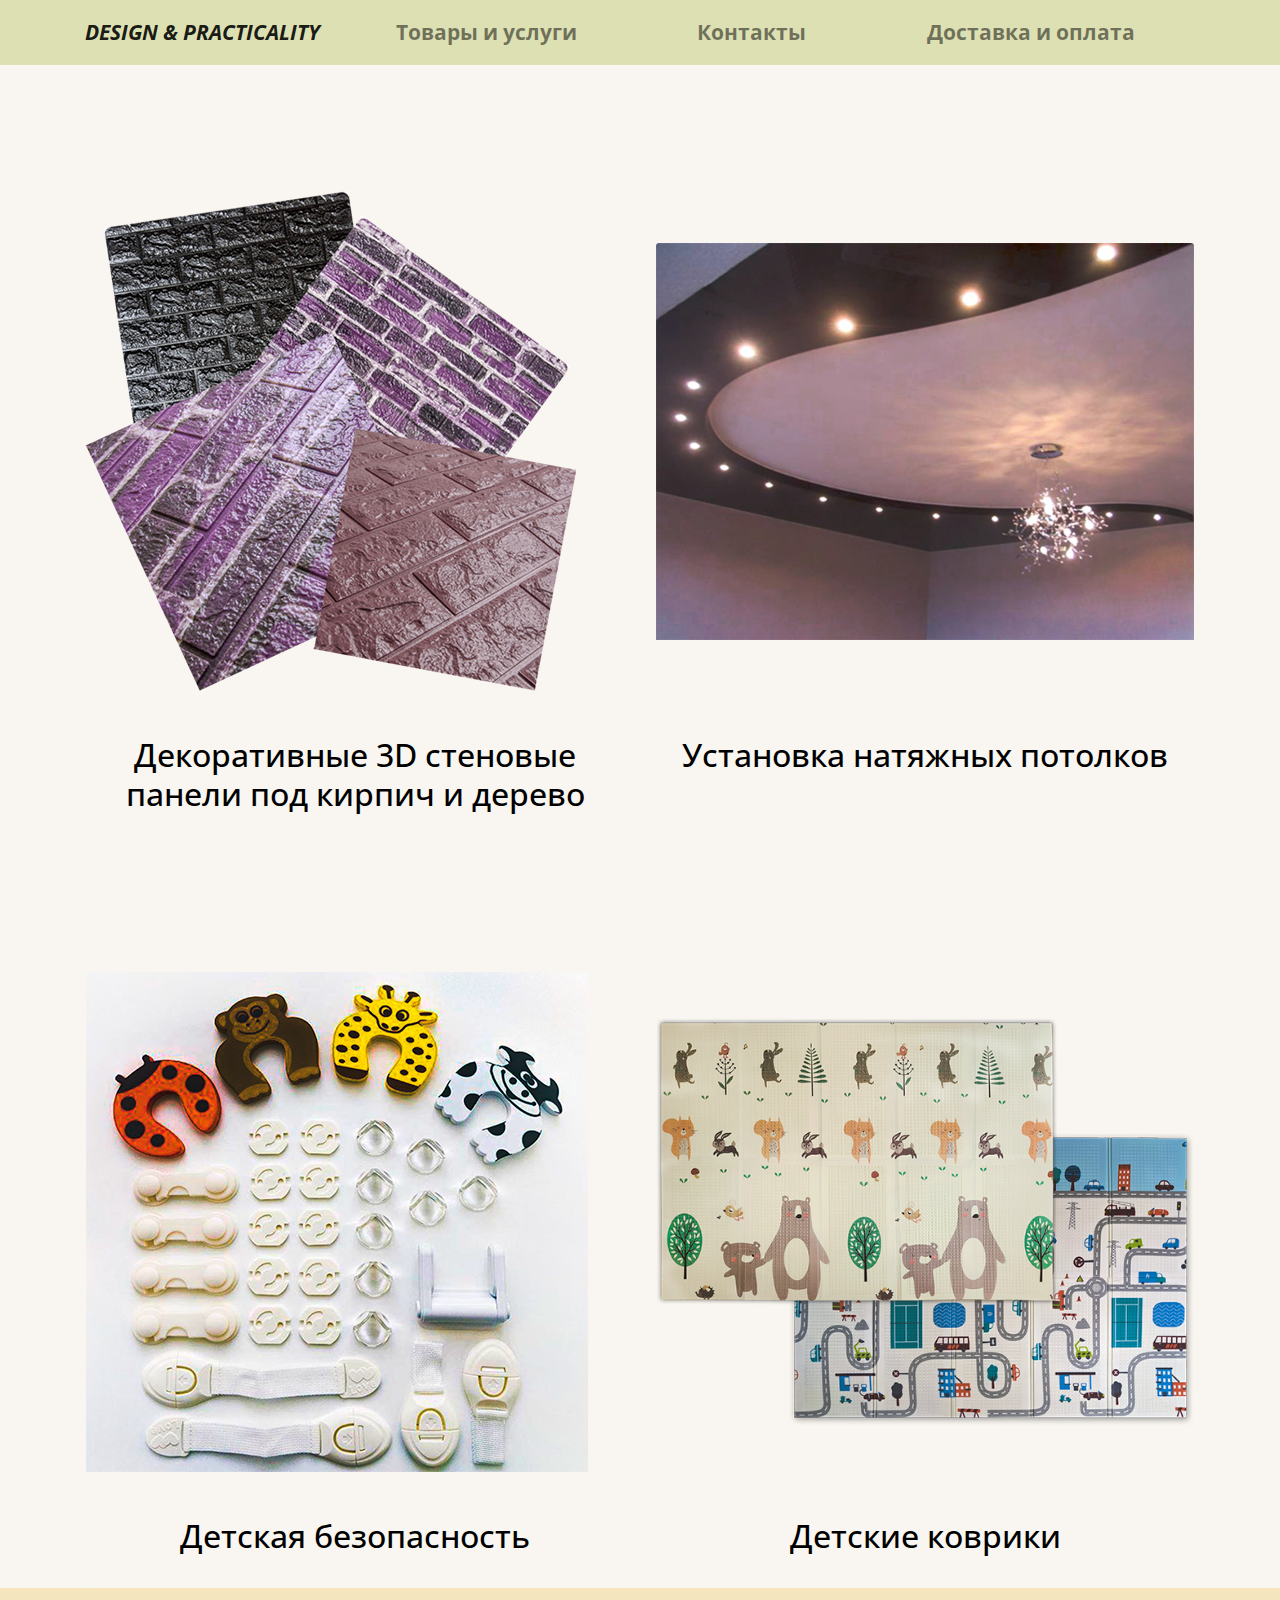
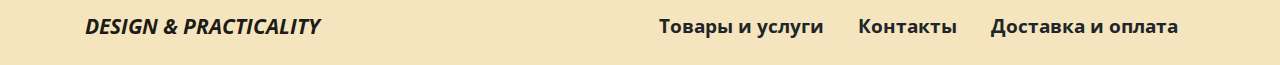
<file: index.html>
<!DOCTYPE html>
<html lang="ru">

<head>
  <meta charset="UTF-8">
  <meta name="viewport" content="width=device-width, initial-scale=1.0">
  <link rel="stylesheet" href="https://stackpath.bootstrapcdn.com/bootstrap/4.5.2/css/bootstrap.min.css" integrity="sha384-JcKb8q3iqJ61gNV9KGb8thSsNjpSL0n8PARn9HuZOnIxN0hoP+VmmDGMN5t9UJ0Z" crossorigin="anonymous">
  <script src="https://code.jquery.com/jquery-3.5.1.slim.min.js" integrity="sha384-DfXdz2htPH0lsSSs5nCTpuj/zy4C+OGpamoFVy38MVBnE+IbbVYUew+OrCXaRkfj" crossorigin="anonymous"></script>
  <script src="https://cdn.jsdelivr.net/npm/popper.js@1.16.1/dist/umd/popper.min.js" integrity="sha384-9/reFTGAW83EW2RDu2S0VKaIzap3H66lZH81PoYlFhbGU+6BZp6G7niu735Sk7lN" crossorigin="anonymous"></script>
  <script src="https://stackpath.bootstrapcdn.com/bootstrap/4.5.2/js/bootstrap.min.js" integrity="sha384-B4gt1jrGC7Jh4AgTPSdUtOBvfO8shuf57BaghqFfPlYxofvL8/KUEfYiJOMMV+rV" crossorigin="anonymous"></script>
  <link rel="stylesheet" href="css/style.css">
  <title>Самоклеящиеся 3D панели. Детские термо-коврики.</title>
</head>

<body id = "main">
  <header>
    <nav class="navbar navbar-light navbar-expand-lg ">
      <div class="container">
        <a class="navbar-brand" href="#">DESIGN & PRACTICALITY</a>
        <button class="gamburger navbar-toggler float-sm-right" type="button" data-toggle="collapse" data-target="#navbarNavDropdown">
          <span class="burger"></span>
          <span class="burger"></span>
          <span class="burger"></span>
        </button>
        <div class="collapse navbar-collapse text-right" id="navbarNavDropdown">
          <ul class="navbar-nav w-100 justify-content-around">
            <li class="nav-item">
              <a class="nav-link btn" id="prodact" href="#">Товары и услуги<span class="sr-only">(current)</span></a>
            </li>
            <li class="nav-item">
              <a class="nav-link btn" data-toggle="modal" data-target="#exampleModalCenter" href="#">Контакты</a>
            </li>
            <li class="nav-item">
              <a class="nav-link btn" href="delivery.html">Доставка и оплата</a>
            </li>
          </ul>
        </div>
    </nav>
    <div class="modal fade" id="exampleModalCenter" tabindex="-1" role="dialog" aria-labelledby="exampleModalCenterTitle" aria-hidden="true">
      <div class="modal-dialog modal-dialog-centered" role="document">
        <div class="modal-content">
          <div class="modal-header">
            <h5 class="modal-title" id="exampleModalLongTitle">Контакты</h5>
            <button type="button" class="close" data-dismiss="modal" aria-label="Close">
              <span aria-hidden="true">&times;</span>
            </button>
          </div>
          <div class="modal-body">
            <address>
              <p><b>+38(098)869-00-71 <em>(Viber)(telegram)</em></b> </p>
              <p><a href="#"><b>bees127@ukr.net</b></a></p>
            </address>
          </div>
          <div class="modal-footer">
            <button type="button" class="btn btn-secondary" data-dismiss="modal">Закрыть</button>
          </div>
        </div>
      </div>
    </div>
    </div>
  </header>
  <section>
    <div class="container">
      <div class="row row-cols-1 row-cols-md-2 ">
        <div class="col mt-100 ">
          <div class="card w-100 fs_2rem">
            <div class="mh-550 d-flex align-items-center b-g_block">
              <a href="#"><img src="image/panel.png" class="card-img-top" alt="Самоклеящиеся 3D панели"></a>
            </div>
            <div class="card-body b-g_block">
              <h2 class="card-title text-center"><a href="#">Декоративные 3D стеновые панели под кирпич и дерево</a></h2>
            </div>
          </div>
        </div>
        <div class="col mt-100">
          <div class="card w-100 fs_2rem">
            <div class="mh-550  d-flex align-items-center b-g_block">
              <a href="#"><img src="image/ceiling.png" class="card-img-top" alt="Самоклеящиеся 3D панели"></a>
            </div>
            <div class="card-body b-g_block">
              <h2 class="card-title text-center"><a href="#">Установка натяжных потолков</a></h2>
            </div>
          </div>
        </div>
        <div class="col mt-100 ">
          <div class="card w-100 fs_2rem">
            <div class="mh-550 d-flex align-items-center b-g_block">
              <a href="safety.html#safety"><img src="image/child_safety.png" class="card-img-top b-g_block" alt="Самоклеящиеся 3D панели"></a>
            </div>
            <div class="card-body b-g_block">
              <h2 class="card-title text-center"><a href="safety.html#safety">Детская безопасность</a></h2>
            </div>
          </div>
        </div>
        <div class="col mt-100 ">
          <div class="card w-100 fs_2rem;">
            <div class="mh-550  d-flex align-items-center b-g_block">
              <a href="mat.html#mat"><img src="image/mat.png" class="w-100" alt="Самоклеящиеся 3D панели"></a>
            </div>
            <div class="card-body b-g_block">
              <h2 class="card-title text-center"><a href="mat.html#mat">Детские коврики</a></h2>
            </div>
          </div>
        </div>
      </div>
    </div>
  </section>
  <footer>
    <div class="container navbar-light d-flex justify-content-between align-items-center">
      <a class="navbar-brand" href="#">DESIGN & PRACTICALITY</a>
      <ul class="nav justify-content-end d-none d-lg-flex">
        <li class="nav-item">
          <a class="nav-link btn" href="#">Товары и услуги</a>
        </li>
        <li class="nav-item">
          <a class="nav-link btn" data-toggle="modal" data-target="#exampleModalCenter" href="#">Контакты</a>
        </li>
        <li class="nav-item">
          <a class="nav-link btn" href="delivery.html">Доставка и оплата</a>
        </li>
      </ul>
    </div>
  </footer>
  <script>
    $('.gamburger').click(function() {
      $('span.burger:nth-child(1)').toggleClass('first');
      $('span.burger:nth-child(2)').toggleClass('middle');
      $('span.burger:nth-child(3)').toggleClass('last');
    });
  </script>
</body>

</html>
</file>
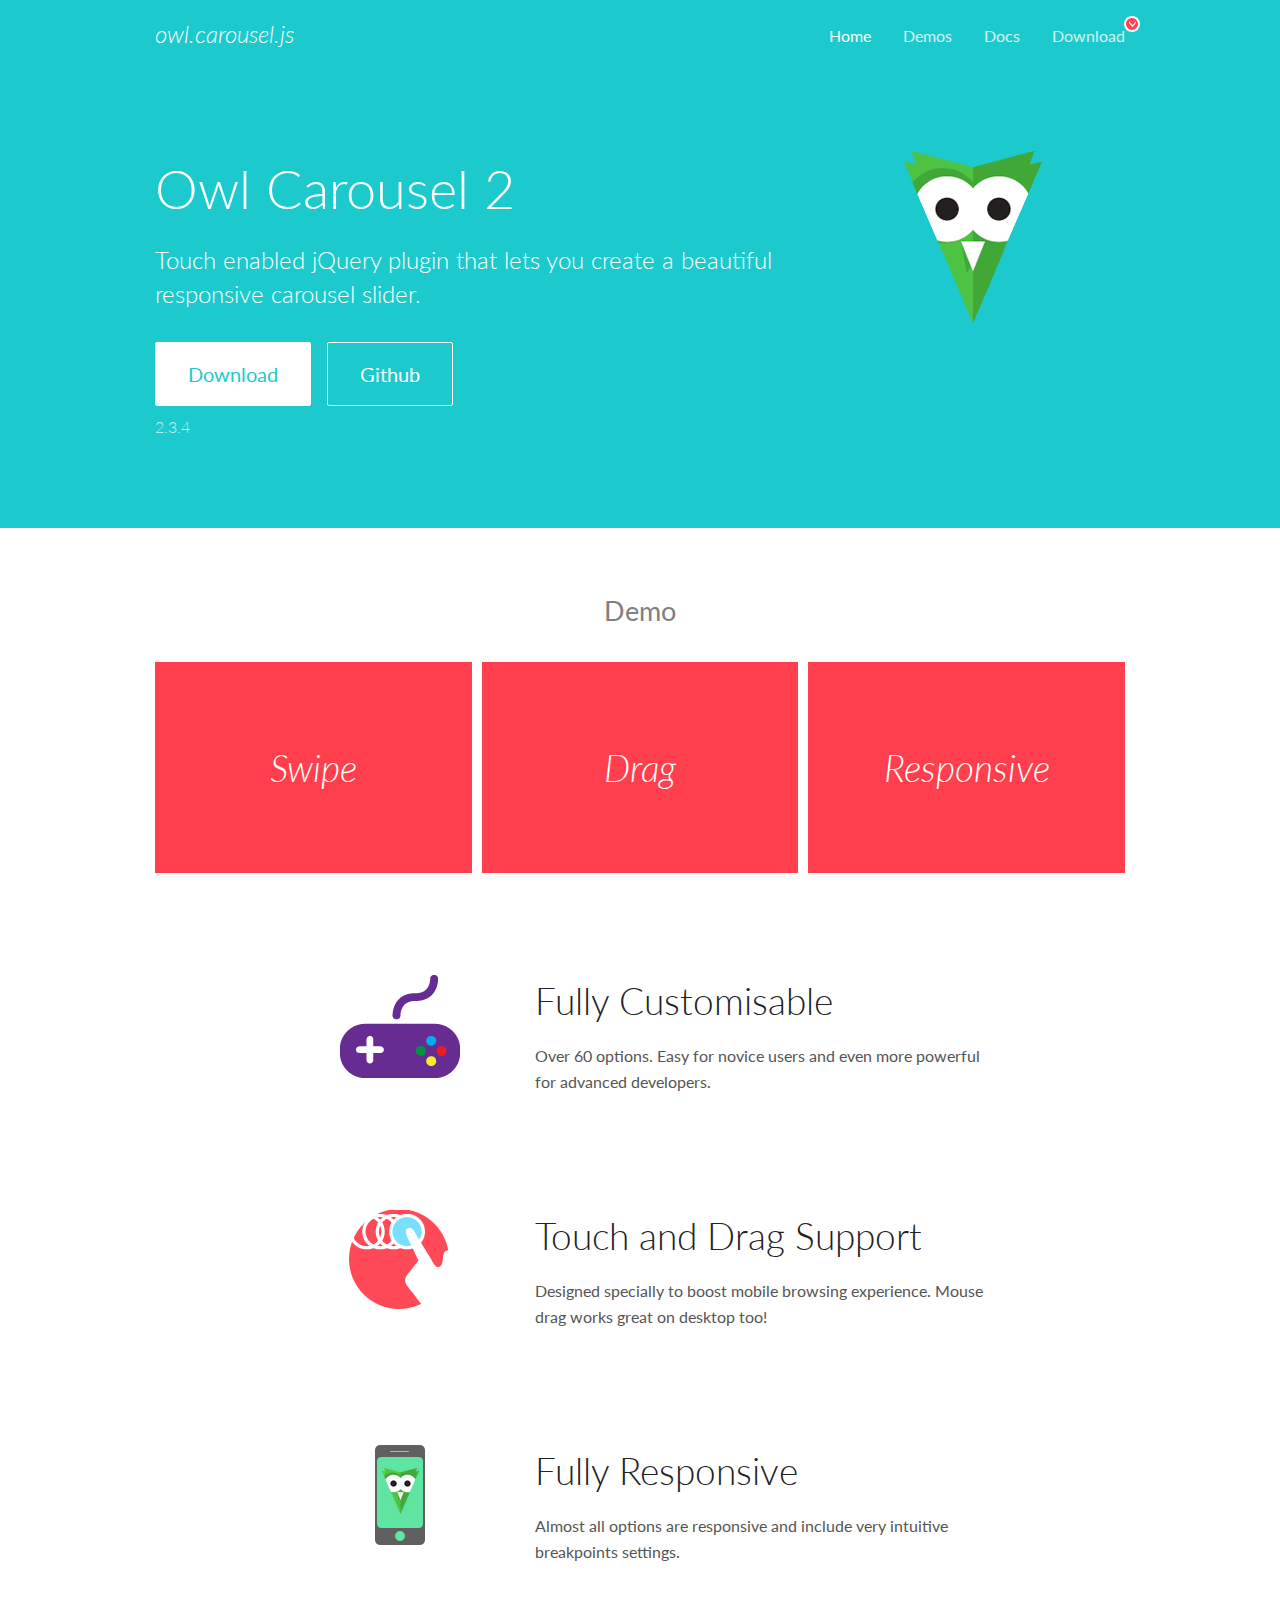
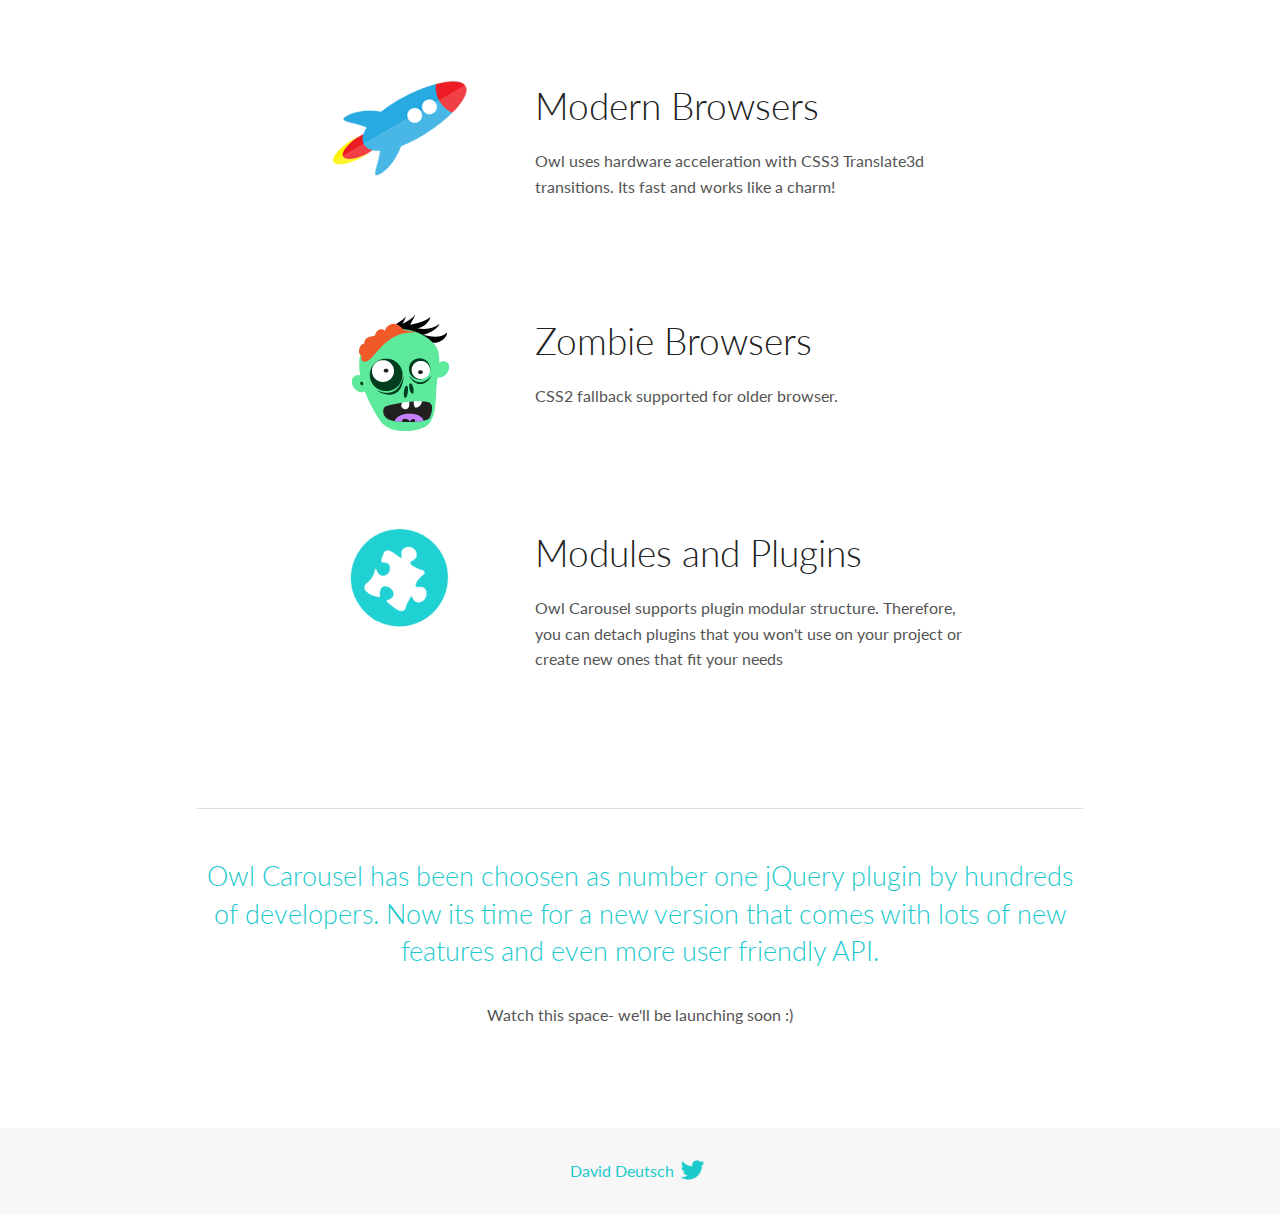
<file: OwlCarousel2-2.3.4/OwlCarousel2-2.3.4/docs/index.html>
<!DOCTYPE html>
<html lang="en">
  <head>

    <!-- head -->
    <meta charset="utf-8">
    <meta name="msapplication-tap-highlight" content="no" />
    <meta name="viewport" content="width=device-width, initial-scale=1.0" />
    <meta name="description" content="Touch enabled jQuery plugin that lets you create beautiful responsive carousel slider.">
    <meta name="author" content="David Deutsch">
    <title>
      Home | Owl Carousel | 2.3.4
    </title>

    <!-- Stylesheets -->
    <link href='https://fonts.googleapis.com/css?family=Lato:300,400,700,400italic,300italic' rel='stylesheet' type='text/css'>
    <link rel="stylesheet" href="assets/css/docs.theme.min.css">

    <!-- Owl Stylesheets -->
    <link rel="stylesheet" href="assets/owlcarousel/assets/owl.carousel.min.css">
    <link rel="stylesheet" href="assets/owlcarousel/assets/owl.theme.default.min.css">

    <!-- HTML5 shim and Respond.js IE8 support of HTML5 elements and media queries -->

    <!--[if lt IE 9]>
      <script src="https://oss.maxcdn.com/libs/html5shiv/3.7.0/html5shiv.js"></script>
      <script src="https://oss.maxcdn.com/libs/respond.js/1.3.0/respond.min.js"></script>
    <![endif]-->

    <!-- Favicons -->
    <link rel="apple-touch-icon-precomposed" sizes="144x144" href="assets/ico/apple-touch-icon-144-precomposed.png">
    <link rel="shortcut icon" href="assets/ico/favicon.png">
    <link rel="shortcut icon" href="favicon.ico">

    <!-- Yeah i know js should not be in header. Its required for demos.-->

    <!-- javascript -->
    <script src="assets/vendors/jquery.min.js"></script>
    <script src="assets/owlcarousel/owl.carousel.js"></script>
  </head>
  <body>

    <!-- header -->
    <header class="header">
      <div class="row">
        <div class="large-12 columns">
          <div class="brand left">
            <h3>
              <a href="/OwlCarousel2/">owl.carousel.js</a> 
            </h3>
          </div>
          <a id="toggle-nav" class="right">
            <span></span> <span></span> <span></span> 
          </a> 
          <div class="nav-bar">
            <ul class="clearfix">
              <li class="active">
                <a href="/OwlCarousel2/index.html">Home</a> 
              </li>
              <li> <a href="/OwlCarousel2/demos/demos.html">Demos</a>  </li>
              <li> <a href="/OwlCarousel2/docs/started-welcome.html">Docs</a>  </li>
              <li>
                <a href="https://github.com/OwlCarousel2/OwlCarousel2/archive/2.3.4.zip">Download</a> 
                <span class="download"></span> 
              </li>
            </ul>
          </div>
        </div>
      </div>
    </header>

    <!-- home panel -->
    <section id="hero">
      <div class="row">
        <div class="large-8 medium-8 columns">
          <h1>Owl Carousel 2</h1>
          <h4>Touch enabled jQuery plugin that lets you create a beautiful responsive carousel slider.</h4>
          <a href="https://github.com/OwlCarousel2/OwlCarousel2/archive/2.3.4.zip" class="hero-button">Download</a> 
          <a href="https://github.com/OwlCarousel2/OwlCarousel2" class="hero-button outline">Github</a> 
          <p>2.3.4</p>
        </div>
        <div class="large-4 medium-4 columns">
          <img class="owl-logo" src="assets/img/owl-logo.png" alt="mr. Owl">
        </div>
      </div>
    </section>

    <!-- body -->
    <div class="home-demo">
      <div class="row">
        <div class="large-12 columns">
          <h3>Demo</h3>
          <div class="owl-carousel">
            <div class="item">
              <h2>Swipe</h2>
            </div>
            <div class="item">
              <h2>Drag</h2>
            </div>
            <div class="item">
              <h2>Responsive</h2>
            </div>
            <div class="item">
              <h2>CSS3</h2>
            </div>
            <div class="item">
              <h2>Fast</h2>
            </div>
            <div class="item">
              <h2>Easy</h2>
            </div>
            <div class="item">
              <h2>Free</h2>
            </div>
            <div class="item">
              <h2>Upgradable</h2>
            </div>
            <div class="item">
              <h2>Tons of options</h2>
            </div>
            <div class="item">
              <h2>Infinity</h2>
            </div>
            <div class="item">
              <h2>Auto Width</h2>
            </div>
          </div>
        </div>
      </div>
    </div>
    <script>
      var owl = $('.owl-carousel');
      owl.owlCarousel({
        margin: 10,
        loop: true,
        responsive: {
          0: {
            items: 1
          },
          600: {
            items: 2
          },
          1000: {
            items: 3
          }
        }
      })
    </script>

    <!-- features -->
    <div id="features">
      <div class="row">
        <div class="small-12 medium-9 small-centered columns">
          <section class="row feature">
            <div class="medium-4 small-12 columns">
              <img src="assets/img/feature-options.png" alt="">
            </div>
            <div class="medium-8 small-12 columns">
              <h2>Fully Customisable</h2>
              <p>Over 60 options. Easy for novice users and even more powerful for advanced developers.</p>
            </div>
          </section>
          <section class="row feature">
            <div class="medium-4 small-12 columns">
              <img src="assets/img/feature-drag.png" alt="">
            </div>
            <div class="medium-8 small-12 columns">
              <h2>Touch and Drag Support</h2>
              <p>Designed specially to boost mobile browsing experience. Mouse drag works great on desktop too!</p>
            </div>
          </section>
          <section class="row feature">
            <div class="medium-4 small-12 columns">
              <img src="assets/img/feature-responsive.png" alt="">
            </div>
            <div class="medium-8 small-12 columns">
              <h2>Fully Responsive</h2>
              <p>Almost all options are responsive and include very intuitive breakpoints settings.</p>
            </div>
          </section>
          <section class="row feature">
            <div class="medium-4 small-12 columns">
              <img src="assets/img/feature-modern.png" alt="">
            </div>
            <div class="medium-8 small-12 columns">
              <h2>Modern Browsers</h2>
              <p>Owl uses hardware acceleration with CSS3 Translate3d transitions. Its fast and works like a charm! </p>
            </div>
          </section>
          <section class="row feature">
            <div class="medium-4 small-12 columns">
              <img src="assets/img/feature-zombie.png" alt="">
            </div>
            <div class="medium-8 small-12 columns">
              <h2>Zombie Browsers</h2>
              <p>CSS2 fallback supported for older browser.</p>
            </div>
          </section>
          <section class="row feature">
            <div class="medium-4 small-12 columns">
              <img src="assets/img/feature-module.png" alt="">
            </div>
            <div class="medium-8 small-12 columns">
              <h2>Modules and Plugins</h2>
              <p>Owl Carousel supports plugin modular structure. Therefore, you can detach plugins that you won&#x27;t use on your project or create new ones that fit your needs</p>
            </div>
          </section>
        </div>
      </div>
    </div>

    <!-- footer -->
    <section id="teaser-text">
      <div class="row">
        <div class="small-12 medium-11 small-centered columns">
          <hr>
          <h3 id="owl-carousel-has-been-choosen-as-number-one-jquery-plugin-by-hundreds-of-developers-now-its-time-for-a-new-version-that-comes-with-lots-of-new-features-and-even-more-user-friendly-api-">Owl Carousel has been choosen as number one jQuery plugin by hundreds of developers. Now its time for a new version that comes with lots of new features and even more user friendly API.</h3>
          <p>Watch this space- we&#39;ll be launching soon :)</p>
        </div>
      </div>
    </section>

    <!-- footer -->
    <footer class="footer">
      <div class="row">
        <div class="large-12 columns">
          <h5>
            <a href="/OwlCarousel2/docs/support-contact.html">David Deutsch</a> 
            <a id="custom-tweet-button" href="https://twitter.com/share?url=https://github.com/OwlCarousel2/OwlCarousel2&text=Owl Carousel - This is so awesome! " target="_blank"></a> 
          </h5>
        </div>
      </div>
    </footer>

    <!-- vendors -->
    <script src="assets/vendors/highlight.js"></script>
    <script src="assets/js/app.js"></script>
  </body>
</html>
</file>
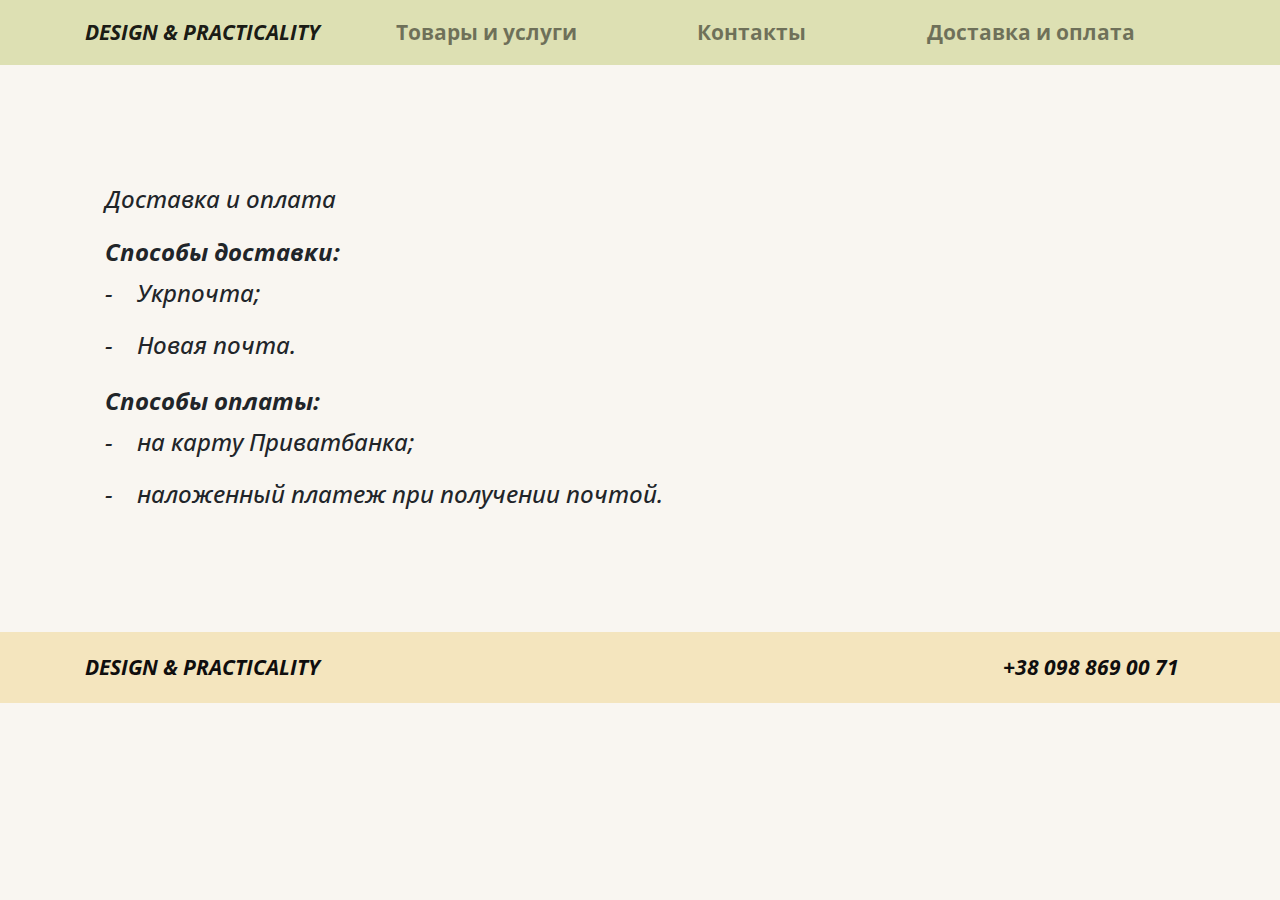
<file: delivery.html>
<!DOCTYPE html>
<html lang="ru">

<head>
  <meta charset="UTF-8">
  <meta name="viewport" content="width=device-width, initial-scale=1.0">
  <link rel="stylesheet" href="https://stackpath.bootstrapcdn.com/bootstrap/4.5.2/css/bootstrap.min.css" integrity="sha384-JcKb8q3iqJ61gNV9KGb8thSsNjpSL0n8PARn9HuZOnIxN0hoP+VmmDGMN5t9UJ0Z" crossorigin="anonymous">
  <script src="https://code.jquery.com/jquery-3.5.1.slim.min.js" integrity="sha384-DfXdz2htPH0lsSSs5nCTpuj/zy4C+OGpamoFVy38MVBnE+IbbVYUew+OrCXaRkfj" crossorigin="anonymous"></script>
  <script src="https://code.jquery.com/jquery-3.5.1.slim.min.js" integrity="sha384-9/reFTGAW83EW2RDu2S0VKaIzap3H66lZH81PoYlFhbGU+6BZp6G7niu735Sk7lN" crossorigin="anonymous"></script>
  <script src="https://stackpath.bootstrapcdn.com/bootstrap/4.5.2/js/bootstrap.min.js" integrity="sha384-B4gt1jrGC7Jh4AgTPSdUtOBvfO8shuf57BaghqFfPlYxofvL8/KUEfYiJOMMV+rV " crossorigin='anonymous'></script>
  <link rel="stylesheet" href="css/style.css">
  <title>Доставка и оплата</title>
</head>
<body id="delivery">
  <header>
    <nav class="navbar navbar-light navbar-expand-lg ">
      <div class="container">
        <a class="navbar-brand" href="index.html#prodact">DESIGN & PRACTICALITY</a>
        <button class="gamburger navbar-toggler float-sm-right" type="button" data-toggle="collapse" data-target="#navbarNavDropdown">
          <span class="burger"></span>
          <span class="burger"></span>
          <span class="burger"></span>
        </button>
        <div class="collapse navbar-collapse text-right" id="navbarNavDropdown">
          <ul class="navbar-nav w-100 justify-content-around">
            <li class="nav-item">
              <a class="nav-link btn" href="index.html#prodact">Товары и услуги<span class="sr-only">(current)</span></a>
            </li>
            <li class="nav-item">
              <a class="nav-link btn" data-toggle="modal" data-target="#exampleModalCenter" href="#">Контакты</a>
            </li>
            <li class="nav-item">
              <a class="nav-link btn" href="#">Доставка и оплата</a>
            </li>
          </ul>
        </div>
    </nav>

    <div class="modal fade" id="exampleModalCenter" tabindex="-1" role="dialog" aria-labelledby="exampleModalCenterTitle" aria-hidden="true">
      <div class="modal-dialog modal-dialog-centered" role="document">
        <div class="modal-content">
          <div class="modal-header">
            <h5 class="modal-title" id="exampleModalLongTitle">Контакты</h5>
            <button type="button" class="close" data-dismiss="modal" aria-label="Close">
              <span aria-hidden="true">&times;</span>
            </button>
          </div>
          <div class="modal-body">
            <address>
              <p><b>+38(098)869-00-71 <em>(Viber)(telegram)</em></b> </p>
              <p><a href="#"><b>bees127@ukr.net</b></a></p>
            </address>
          </div>
          <div class="modal-footer">
            <button type="button" class="btn btn-secondary" data-dismiss="modal">Закрыть</button>
          </div>
        </div>
      </div>
    </div>
    </div>
  </header>
  <section class="mb-100">
    <div class="container">
      <div class="card mt-100" style="width: 100%;">
        <div class="card-body">
          <h1 class="card-title mb-4">Доставка и оплата</h1>
          <h2 class="card-subtitle mb-2 mt-4"><b>Способы доставки:</b></h2>
          <p class="card-text">-&emsp;Укрпочта;</p>
          <p class="card-text">-&emsp;Новая почта.</p>
          <h2 class="card-subtitle mb-2 mt-4"><b>Способы оплаты:</b></h2>
          <p class="card-text">-&emsp;на карту Приватбанка;</p>
          <p class="card-text">-&emsp;наложенный платеж при получении почтой.</p>

        </div>
      </div>
    </div>
  </section>
  <footer>
    <div class="container d-block text-center d-sm-flex justify-content-between align-items-center">
            <a class="navbar-brand align-middle" href="#">DESIGN & PRACTICALITY</a>
            <p class="navbar-brand align-middle mb-0">+38 098 869 00 71</p>
    </div>
  </footer>
  <script>
    $('.gamburger').click(function() {
      $('span.burger:nth-child(1)').toggleClass('first');
      $('span.burger:nth-child(2)').toggleClass('middle');
      $('span.burger:nth-child(3)').toggleClass('last');
    });
  </script>
</body>
</file>
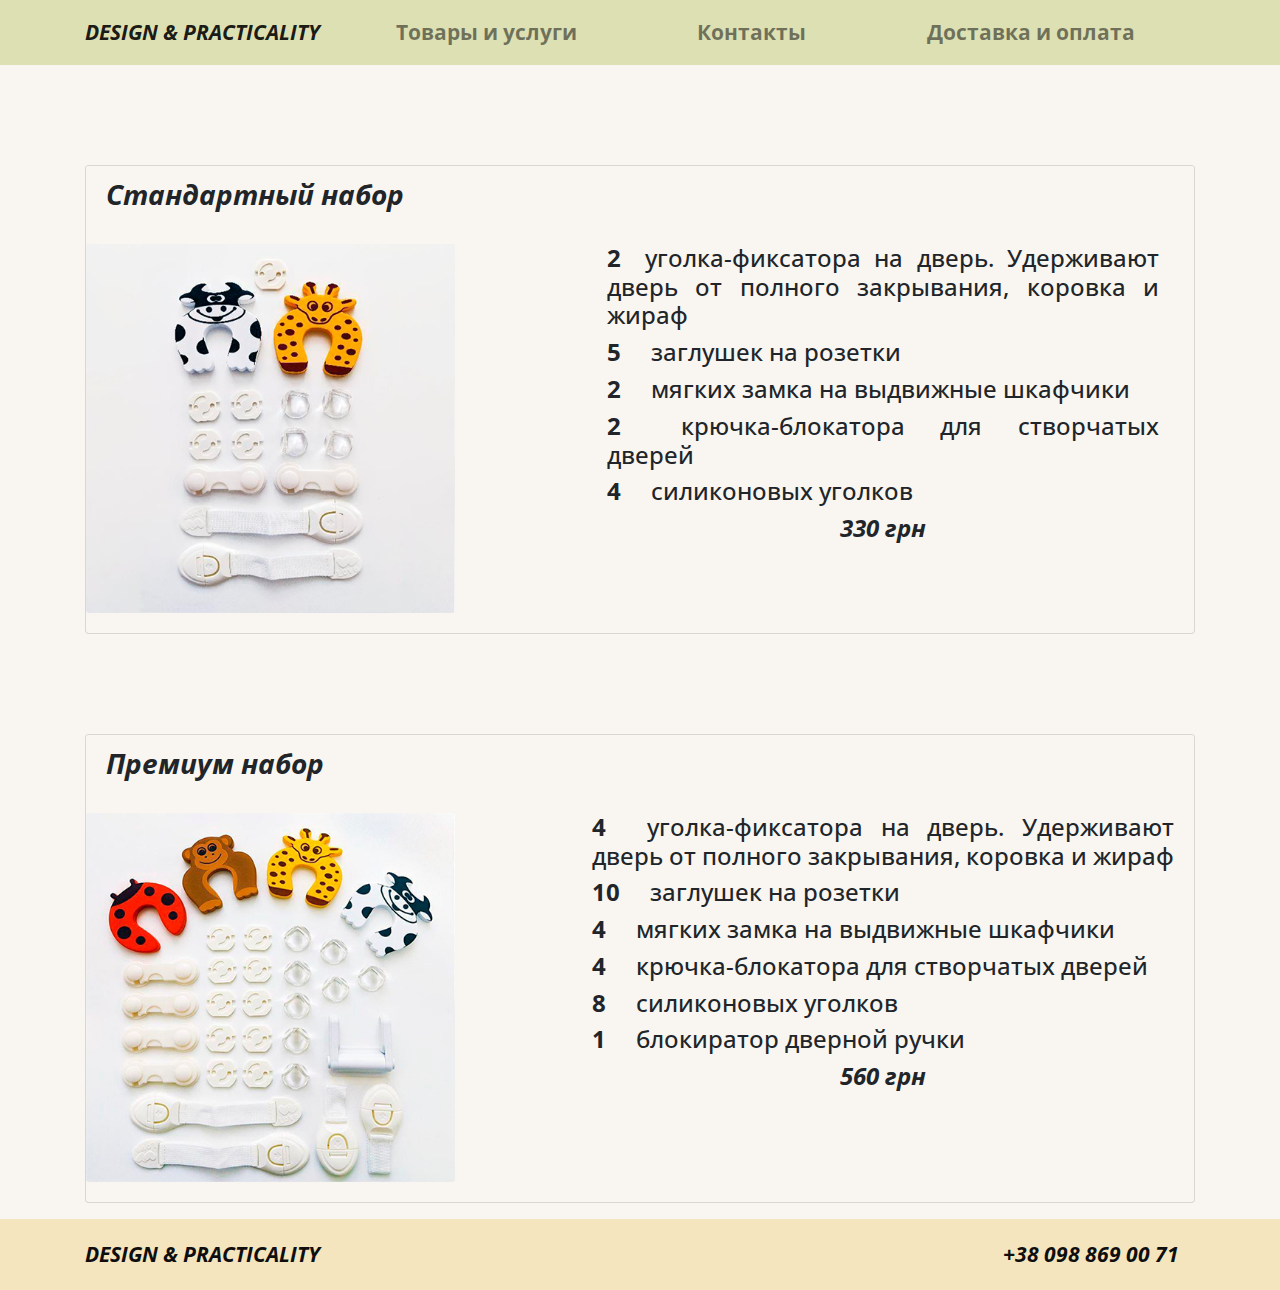
<file: safety.html>
<!DOCTYPE html>
<html lang="ru">
<head>
  <meta charset="UTF-8">
  <meta name="viewport" content="width=device-width, initial-scale=1.0">
  <link rel="stylesheet" href="https://stackpath.bootstrapcdn.com/bootstrap/4.5.2/css/bootstrap.min.css" integrity="sha384-JcKb8q3iqJ61gNV9KGb8thSsNjpSL0n8PARn9HuZOnIxN0hoP+VmmDGMN5t9UJ0Z" crossorigin="anonymous">
  <link rel="stylesheet" href="css/owl.carousel.min.css">
  <link rel="stylesheet" href="css/owl.theme.default.min.css">
  <script src="https://code.jquery.com/jquery-3.5.1.slim.min.js" integrity="sha384-DfXdz2htPH0lsSSs5nCTpuj/zy4C+OGpamoFVy38MVBnE+IbbVYUew+OrCXaRkfj" crossorigin="anonymous"></script>
  <script src="https://code.jquery.com/jquery-3.5.1.slim.min.js" integrity="sha384-9/reFTGAW83EW2RDu2S0VKaIzap3H66lZH81PoYlFhbGU+6BZp6G7niu735Sk7lN" crossorigin="anonymous"></script>
  <script src="https://stackpath.bootstrapcdn.com/bootstrap/4.5.2/js/bootstrap.min.js" integrity="sha384-B4gt1jrGC7Jh4AgTPSdUtOBvfO8shuf57BaghqFfPlYxofvL8/KUEfYiJOMMV+rV " crossorigin='anonymous'></script>
  <link rel="stylesheet" href="css/style.css">
  <title>Детская безопасность</title>
</head>

<body id="safety">
  <header>
    <nav class="navbar navbar-light navbar-expand-lg ">
      <div class="container">
        <a class="navbar-brand" href="index.html#prodact">DESIGN & PRACTICALITY</a>
        <button class="gamburger navbar-toggler float-sm-right" type="button" data-toggle="collapse" data-target="#navbarNavDropdown">
          <span class="burger"></span>
          <span class="burger"></span>
          <span class="burger"></span>
        </button>
        <div class="collapse navbar-collapse text-right" id="navbarNavDropdown">
          <ul class="navbar-nav w-100 justify-content-around">
            <li class="nav-item">
              <a class="nav-link btn" href="index.html#prodact">Товары и услуги<span class="sr-only">(current)</span></a>
            </li>
            <li class="nav-item">
              <a class="nav-link btn" data-toggle="modal" data-target="#exampleModalCenter" href="#">Контакты</a>
            </li>
            <li class="nav-item">
              <a class="nav-link btn" href="delivery.html">Доставка и оплата</a>
            </li>
          </ul>
        </div>
    </nav>

    <div class="modal fade" id="exampleModalCenter" tabindex="-1" role="dialog" aria-labelledby="exampleModalCenterTitle" aria-hidden="true">
      <div class="modal-dialog modal-dialog-centered" role="document">
        <div class="modal-content">
          <div class="modal-header">
            <h5 class="modal-title" id="exampleModalLongTitle">Контакты</h5>
            <button type="button" class="close" data-dismiss="modal" aria-label="Close">
              <span aria-hidden="true">&times;</span>
            </button>
          </div>
          <div class="modal-body">
            <address>
              <p><b>+38(098)869-00-71 <em>(Viber)(telegram)</em></b> </p>
              <p><a href="#"><b>bees127@ukr.net</b></a></p>
            </address>
          </div>
          <div class="modal-footer">
            <button type="button" class="btn btn-secondary" data-dismiss="modal">Закрыть</button>
          </div>
        </div>
      </div>
    </div>
    </div>
  </header>
  <section>
    <div class="container">
      <div class="card mb-3 mt-100" style="max-width: 100%;">
        <div class="row no-gutters">
          <div class="col-12">
            <div class="card-header open h3 text-center text-sm-left"><b>Стандартный набор</b>
            </div>
          </div>
          <div class="col-md-4 text-center card-body">
            <img src="image/Standart17-34-30.png" class="card-img" alt="Стандартный набор">
          </div>
          <div class="col-md-8">
            <div class="card-body">
              <div class="col-md-10 offset-md-2 open text-justify text-wrap text-break">
                <p class="card-text h4"><b>2</b>&emsp;уголка-фиксатора на дверь. Удерживают дверь от полного закрывания, коровка и жираф</p>
                <p class="card-text h4 mt-2"><b>5</b>&emsp; заглушек на розетки</p>
                <p class="card-text h4 mt-2"><b>2</b>&emsp; мягких замка на выдвижные шкафчики</p>
                <p class="card-text h4 mt-2"><b>2</b>&emsp; крючка-блокатора для створчатых дверей</p>
                <p class="card-text h4 mt-2"><b>4</b>&emsp; силиконовых уголков</p>
                <p class="card-text text-center h4 mt-2"><em><b>330 грн</b></em></p>
              </div>
            </div>
          </div>
        </div>
      </div>
      <div class="card mb-3 mt-100" style="max-width: 100%;">
        <div class="row no-gutters">
          <div class="col-12">
            <div class="card-header open h3 text-center text-sm-left"><b>Премиум набор</b>
            </div>
          </div>
          <div class="col-md-4 text-center card-body">
            <img src="image/Premium_17-34-44.png" class="card-img" alt="Премиум набор">
          </div>
          <div class="col-md-8">
            <div class="card-body">
              <div class="ol-md-10 offset-md-2 open text-justify text-wrap text-break">
                <p class="card-text h4"><b>4</b>&emsp; уголка-фиксатора на дверь. Удерживают дверь от полного закрывания, коровка и жираф</p>
                <p class="card-text h4 mt-2"><b>10</b>&emsp; заглушек на розетки</p>
                <p class="card-text h4 mt-2"><b>4</b>&emsp; мягких замка на выдвижные шкафчики</p>
                <p class="card-text h4 mt-2"><b>4</b>&emsp; крючка-блокатора для створчатых дверей</p>
                <p class="card-text h4 mt-2"><b>8</b>&emsp; силиконовых уголков</p>
                <p class="card-text h4 mt-2"><b>1</b>&emsp; блокиратор дверной ручки</p>
                <p class="card-text text-center h4 mt-2"><em><b>560 грн</b></em></p>
              </div>
            </div>
          </div>
        </div>
      </div>
    </div>
  </section>
  <footer>
    <div class="container d-block text-center d-sm-flex justify-content-between align-items-center">
            <a class="navbar-brand align-middle" href="#">DESIGN & PRACTICALITY</a>
            <p class="navbar-brand align-middle mb-0">+38 098 869 00 71</p>
    </div>
  </footer>
  <script>
    $('.gamburger').click(function() {
      $('span.burger:nth-child(1)').toggleClass('first');
      $('span.burger:nth-child(2)').toggleClass('middle');
      $('span.burger:nth-child(3)').toggleClass('last');
    });
  </script>
</body>
</file>
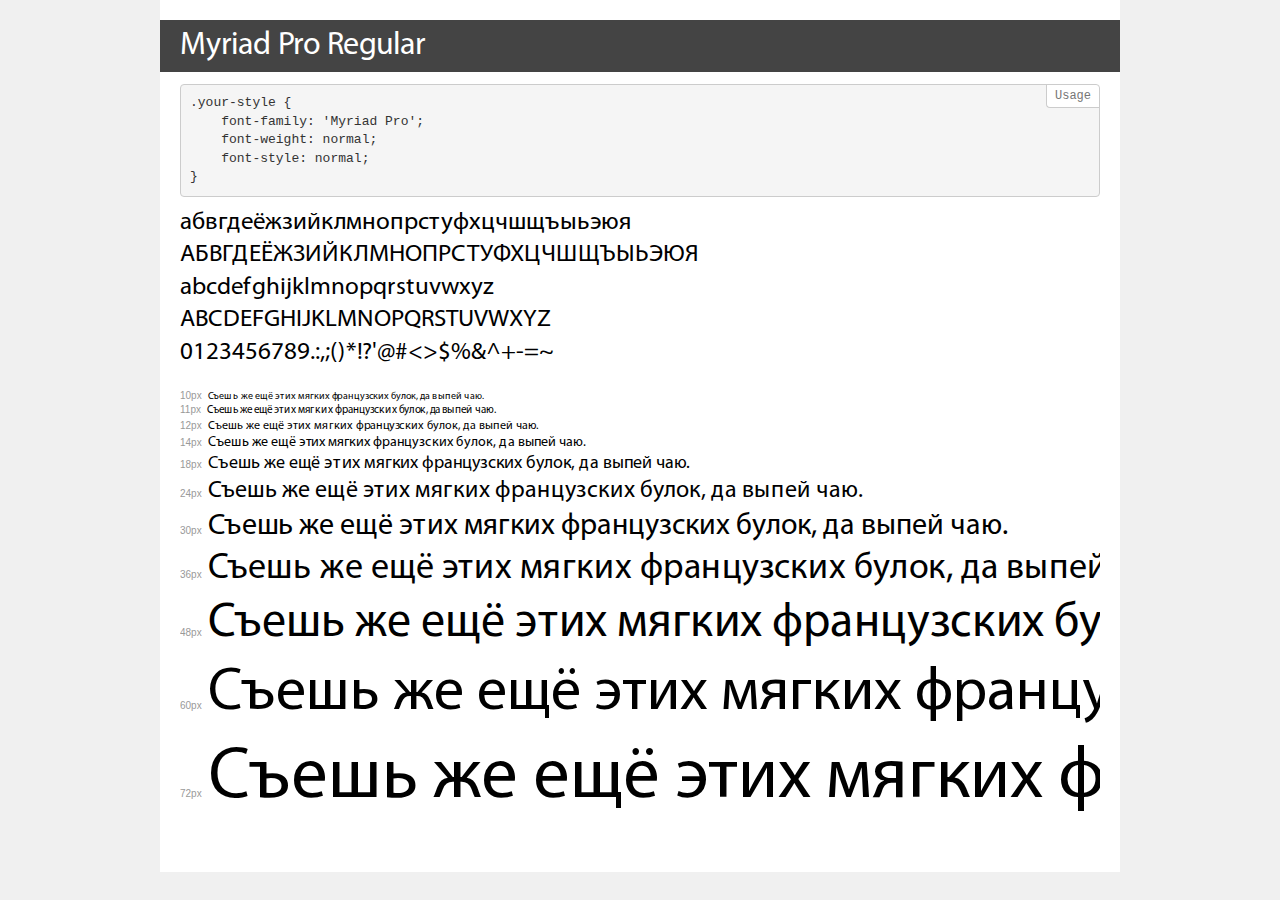
<file: font/myriad-pro/demo.html>
<!DOCTYPE html>
<html lang="en">
<head>
    <meta charset="utf-8">
    <meta http-equiv="X-UA-Compatible" content="IE=edge">
    <meta name="viewport" content="width=device-width, initial-scale=1">
    <meta name="robots" content="noindex, noarchive">
    <meta name="format-detection" content="telephone=no">
    <title>Transfonter demo</title>
    <link href="stylesheet.css" rel="stylesheet">
    <style>
        /*
        http://meyerweb.com/eric/tools/css/reset/
        v2.0 | 20110126
        License: none (public domain)
        */
        html, body, div, span, applet, object, iframe,
        h1, h2, h3, h4, h5, h6, p, blockquote, pre,
        a, abbr, acronym, address, big, cite, code,
        del, dfn, em, img, ins, kbd, q, s, samp,
        small, strike, strong, sub, sup, tt, var,
        b, u, i, center,
        dl, dt, dd, ol, ul, li,
        fieldset, form, label, legend,
        table, caption, tbody, tfoot, thead, tr, th, td,
        article, aside, canvas, details, embed,
        figure, figcaption, footer, header, hgroup,
        menu, nav, output, ruby, section, summary,
        time, mark, audio, video {
            margin: 0;
            padding: 0;
            border: 0;
            font-size: 100%;
            font: inherit;
            vertical-align: baseline;
        }
        /* HTML5 display-role reset for older browsers */
        article, aside, details, figcaption, figure,
        footer, header, hgroup, menu, nav, section {
            display: block;
        }
        body {
            line-height: 1;
        }
        ol, ul {
            list-style: none;
        }
        blockquote, q {
            quotes: none;
        }
        blockquote:before, blockquote:after,
        q:before, q:after {
            content: '';
            content: none;
        }
        table {
            border-collapse: collapse;
            border-spacing: 0;
        }
        /* demo styles */
        body {
            background: #f0f0f0;
            color: #000;
        }
        .page {
            background: #fff;
            width: 920px;
            margin: 0 auto;
            padding: 20px 20px 0 20px;
            overflow: hidden;
        }
        .font-container {
            overflow-x: auto;
            overflow-y: hidden;
            margin-bottom: 40px;
            line-height: 1.3;
            white-space: nowrap;
            padding-bottom: 5px;
        }
        h1 {
            position: relative;
            background: #444;
            font-size: 32px;
            color: #fff;
            padding: 10px 20px;
            margin: 0 -20px 12px -20px;
        }
        .letters {
            font-size: 25px;
            margin-bottom: 20px;
        }
        .s10:before {
            content: '10px';
        }
        .s11:before {
            content: '11px';
        }
        .s12:before {
            content: '12px';
        }
        .s14:before {
            content: '14px';
        }
        .s18:before {
            content: '18px';
        }
        .s24:before {
            content: '24px';
        }
        .s30:before {
            content: '30px';
        }
        .s36:before {
            content: '36px';
        }
        .s48:before {
            content: '48px';
        }
        .s60:before {
            content: '60px';
        }
        .s72:before {
            content: '72px';
        }
        .s10:before, .s11:before, .s12:before, .s14:before,
        .s18:before, .s24:before, .s30:before, .s36:before,
        .s48:before, .s60:before, .s72:before {
            font-family: Arial, sans-serif;
            font-size: 10px;
            font-weight: normal;
            font-style: normal;
            color: #999;
            padding-right: 6px;
        }
        pre {
            display: block;
            position: relative;
            padding: 9px;
            margin: 0 0 10px;
            font-family: Monaco, Menlo, Consolas, "Courier New", monospace;
            font-size: 13px;
            line-height: 1.428571429;
            color: #333;
            font-weight: normal;
            font-style: normal;
            background-color: #f5f5f5;
            border: 1px solid #ccc;
            overflow-x: auto;
            border-radius: 4px;
        }
        pre:after {
            display: block;
            position: absolute;
            right: 0;
            top: 0;
            content: 'Usage';
            line-height: 1;
            padding: 5px 8px;
            font-size: 12px;
            color: #767676;
            background-color: #fff;
            border: 1px solid #ccc;
            border-right: none;
            border-top: none;
            border-radius: 0 4px 0 4px;
            z-index: 10;
        }
        /* responsive */
        @media (max-width: 959px) {
            .page {
                width: auto;
                margin: 0;
            }
        }
    </style>
</head>
<body>
<div class="page">
    <div class="demo">
        <h1 style="font-family: 'Myriad Pro'; font-weight: normal; font-style: normal;">Myriad Pro Regular</h1>
        <pre>.your-style {
    font-family: 'Myriad Pro';
    font-weight: normal;
    font-style: normal;
}</pre>
        <div class="font-container" style="font-family: 'Myriad Pro'; font-weight: normal; font-style: normal;">
            <p class="letters">
                абвгдеёжзийклмнопрстуфхцчшщъыьэюя<br>
АБВГДЕЁЖЗИЙКЛМНОПРСТУФХЦЧШЩЪЫЬЭЮЯ<br>
abcdefghijklmnopqrstuvwxyz<br>
ABCDEFGHIJKLMNOPQRSTUVWXYZ<br>
                0123456789.:,;()*!?'@#<>$%&^+-=~
            </p>
            <p class="s10" style="font-size: 10px;">Съешь же ещё этих мягких французских булок, да выпей чаю.</p>
            <p class="s11" style="font-size: 11px;">Съешь же ещё этих мягких французских булок, да выпей чаю.</p>
            <p class="s12" style="font-size: 12px;">Съешь же ещё этих мягких французских булок, да выпей чаю.</p>
            <p class="s14" style="font-size: 14px;">Съешь же ещё этих мягких французских булок, да выпей чаю.</p>
            <p class="s18" style="font-size: 18px;">Съешь же ещё этих мягких французских булок, да выпей чаю.</p>
            <p class="s24" style="font-size: 24px;">Съешь же ещё этих мягких французских булок, да выпей чаю.</p>
            <p class="s30" style="font-size: 30px;">Съешь же ещё этих мягких французских булок, да выпей чаю.</p>
            <p class="s36" style="font-size: 36px;">Съешь же ещё этих мягких французских булок, да выпей чаю.</p>
            <p class="s48" style="font-size: 48px;">Съешь же ещё этих мягких французских булок, да выпей чаю.</p>
            <p class="s60" style="font-size: 60px;">Съешь же ещё этих мягких французских булок, да выпей чаю.</p>
            <p class="s72" style="font-size: 72px;">Съешь же ещё этих мягких французских булок, да выпей чаю.</p>
        </div>
    </div>
</div>
</body>
</html>
</file>
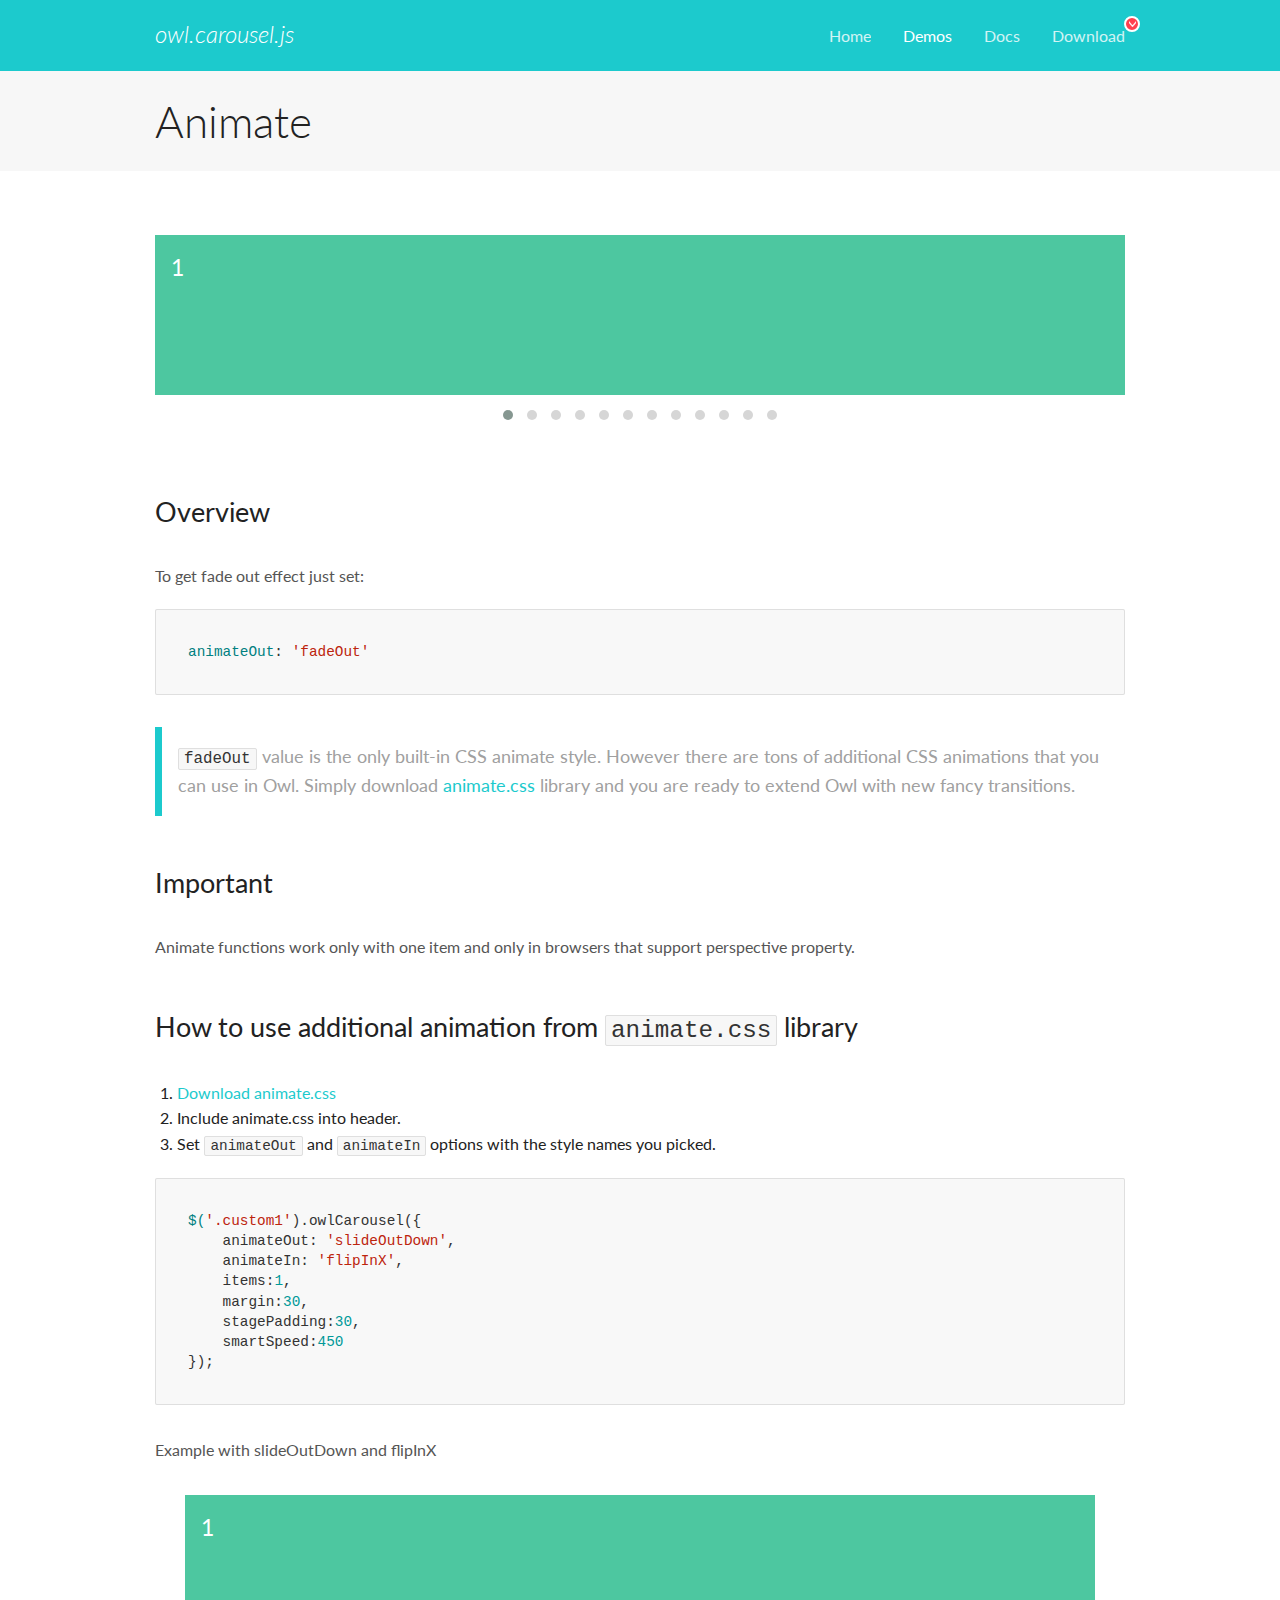
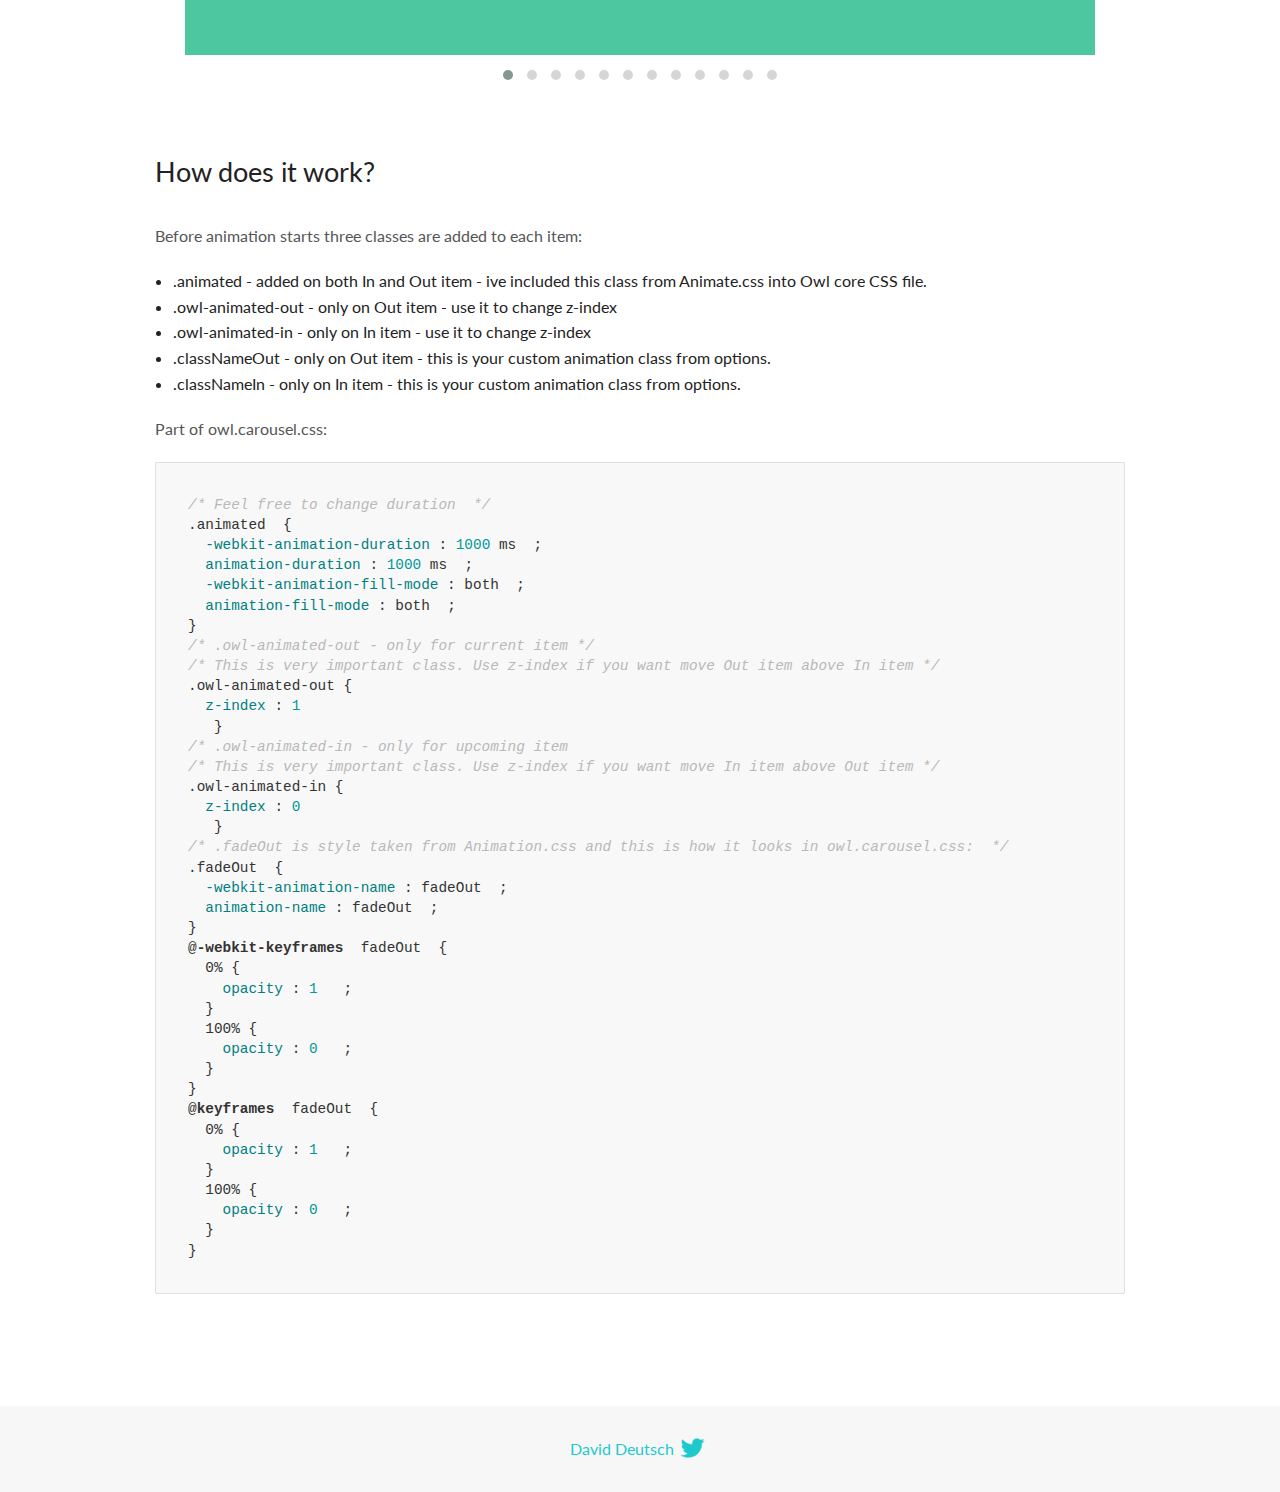
<file: OwlCarousel2-2.3.4/OwlCarousel2-2.3.4/docs/demos/animate.html>
<!DOCTYPE html>
<html lang="en">
  <head>

    <!-- head -->
    <meta charset="utf-8">
    <meta name="msapplication-tap-highlight" content="no" />
    <meta name="viewport" content="width=device-width, initial-scale=1.0" />
    <meta name="description" content="Animate carousel">
    <meta name="author" content="David Deutsch">
    <title>
      Animate Demo | Owl Carousel | 2.3.4
    </title>

    <!-- Stylesheets -->
    <link href='https://fonts.googleapis.com/css?family=Lato:300,400,700,400italic,300italic' rel='stylesheet' type='text/css'>
    <link rel="stylesheet" href="../assets/css/docs.theme.min.css">

    <!-- Owl Stylesheets -->
    <link rel="stylesheet" href="../assets/owlcarousel/assets/owl.carousel.min.css">
    <link rel="stylesheet" href="../assets/owlcarousel/assets/owl.theme.default.min.css">

    <!-- HTML5 shim and Respond.js IE8 support of HTML5 elements and media queries -->

    <!--[if lt IE 9]>
      <script src="https://oss.maxcdn.com/libs/html5shiv/3.7.0/html5shiv.js"></script>
      <script src="https://oss.maxcdn.com/libs/respond.js/1.3.0/respond.min.js"></script>
    <![endif]-->

    <!-- Favicons -->
    <link rel="apple-touch-icon-precomposed" sizes="144x144" href="../assets/ico/apple-touch-icon-144-precomposed.png">
    <link rel="shortcut icon" href="../assets/ico/favicon.png">
    <link rel="shortcut icon" href="favicon.ico">

    <!-- Yeah i know js should not be in header. Its required for demos.-->

    <!-- javascript -->
    <script src="../assets/vendors/jquery.min.js"></script>
    <script src="../assets/owlcarousel/owl.carousel.js"></script>
  </head>
  <body>

    <!-- header -->
    <header class="header">
      <div class="row">
        <div class="large-12 columns">
          <div class="brand left">
            <h3>
              <a href="/OwlCarousel2/">owl.carousel.js</a> 
            </h3>
          </div>
          <a id="toggle-nav" class="right">
            <span></span> <span></span> <span></span> 
          </a> 
          <div class="nav-bar">
            <ul class="clearfix">
              <li> <a href="/OwlCarousel2/index.html">Home</a>  </li>
              <li class="active">
                <a href="/OwlCarousel2/demos/demos.html">Demos</a> 
              </li>
              <li> <a href="/OwlCarousel2/docs/started-welcome.html">Docs</a>  </li>
              <li>
                <a href="https://github.com/OwlCarousel2/OwlCarousel2/archive/2.3.4.zip">Download</a> 
                <span class="download"></span> 
              </li>
            </ul>
          </div>
        </div>
      </div>
    </header>

    <!-- title -->
    <section class="title">
      <div class="row">
        <div class="large-12 columns">
          <h1>Animate</h1>
        </div>
      </div>
    </section>

    <!--  Demos -->
    <section id="demos">
      <div class="row">
        <div class="large-12 columns">
          <div class="fadeOut owl-carousel owl-theme">
            <div class="item">
              <h4>1</h4>
            </div>
            <div class="item">
              <h4>2</h4>
            </div>
            <div class="item">
              <h4>3</h4>
            </div>
            <div class="item">
              <h4>4</h4>
            </div>
            <div class="item">
              <h4>5</h4>
            </div>
            <div class="item">
              <h4>6</h4>
            </div>
            <div class="item">
              <h4>7</h4>
            </div>
            <div class="item">
              <h4>8</h4>
            </div>
            <div class="item">
              <h4>9</h4>
            </div>
            <div class="item">
              <h4>10</h4>
            </div>
            <div class="item">
              <h4>11</h4>
            </div>
            <div class="item">
              <h4>12</h4>
            </div>
          </div>
          <h3 id="overview">Overview</h3>
          <p>To get fade out effect just set:</p>
          <pre><code>animateOut: &#39;fadeOut&#39;</code></pre>
          <blockquote>
            <p><code>fadeOut</code> value is the only built-in CSS animate style. However there are tons of additional CSS animations that you can use in Owl. Simply download
              <a href="https://daneden.github.io/animate.css/">animate.css</a>  library and you are ready to extend Owl with new fancy transitions.</p>
          </blockquote>
          <h3 id="important">Important</h3>
          <p>Animate functions work only with one item and only in browsers that support perspective property.</p>
          <h3 id="how-to-use-additional-animation-from-animate-css-library">How to use additional animation from <code>animate.css</code> library</h3>
          <ol>
            <li> <a href="https://daneden.github.io/animate.css/">Download animate.css</a>  </li>
            <li>Include animate.css into header.</li>
            <li>Set <code>animateOut</code> and <code>animateIn</code> options with the style names you picked.</li>
          </ol>
          <pre><code>$(&#39;.custom1&#39;).owlCarousel({
    animateOut: &#39;slideOutDown&#39;,
    animateIn: &#39;flipInX&#39;,
    items:1,
    margin:30,
    stagePadding:30,
    smartSpeed:450
});</code></pre>
          <p>Example with slideOutDown and flipInX</p>
          <div class="custom1 owl-carousel owl-theme">
            <div class="item">
              <h4>1</h4>
            </div>
            <div class="item">
              <h4>2</h4>
            </div>
            <div class="item">
              <h4>3</h4>
            </div>
            <div class="item">
              <h4>4</h4>
            </div>
            <div class="item">
              <h4>5</h4>
            </div>
            <div class="item">
              <h4>6</h4>
            </div>
            <div class="item">
              <h4>7</h4>
            </div>
            <div class="item">
              <h4>8</h4>
            </div>
            <div class="item">
              <h4>9</h4>
            </div>
            <div class="item">
              <h4>10</h4>
            </div>
            <div class="item">
              <h4>11</h4>
            </div>
            <div class="item">
              <h4>12</h4>
            </div>
          </div>
          <h3 id="how-does-it-work-">How does it work?</h3>
          <p>Before animation starts three classes are added to each item:</p>
          <ul>
            <li>.animated - added on both In and Out item - ive included this class from Animate.css into Owl core CSS file.</li>
            <li>.owl-animated-out - only on Out item - use it to change z-index</li>
            <li>.owl-animated-in - only on In item - use it to change z-index</li>
            <li>.classNameOut - only on Out item - this is your custom animation class from options.</li>
            <li>.classNameIn - only on In item - this is your custom animation class from options.</li>
          </ul>
          <p>Part of owl.carousel.css:</p>
          <pre><code class="language-css"><span class="comment">/* Feel free to change duration  */</span> 
<span class="class">.animated</span>  <span class="rules">{
  <span class="rule"><span class="attribute">-webkit-animation-duration</span> :<span class="value"> <span class="number">1000</span> ms</span> </span> ;
  <span class="rule"><span class="attribute">animation-duration</span> :<span class="value"> <span class="number">1000</span> ms</span> </span> ;
  <span class="rule"><span class="attribute">-webkit-animation-fill-mode</span> :<span class="value"> both</span> </span> ;
  <span class="rule"><span class="attribute">animation-fill-mode</span> :<span class="value"> both</span> </span> ;
<span class="rule">}</span> </span> 
<span class="comment">/* .owl-animated-out - only for current item */</span> 
<span class="comment">/* This is very important class. Use z-index if you want move Out item above In item */</span> 
<span class="class">.owl-animated-out</span> <span class="rules">{
  <span class="rule"><span class="attribute">z-index</span> :<span class="value"> <span class="number">1</span> 
</span> </span> </span> }
<span class="comment">/* .owl-animated-in - only for upcoming item
/* This is very important class. Use z-index if you want move In item above Out item */</span> 
<span class="class">.owl-animated-in</span> <span class="rules">{
  <span class="rule"><span class="attribute">z-index</span> :<span class="value"> <span class="number">0</span> 
</span> </span> </span> }
<span class="comment">/* .fadeOut is style taken from Animation.css and this is how it looks in owl.carousel.css:  */</span> 
<span class="class">.fadeOut</span>  <span class="rules">{
  <span class="rule"><span class="attribute">-webkit-animation-name</span> :<span class="value"> fadeOut</span> </span> ;
  <span class="rule"><span class="attribute">animation-name</span> :<span class="value"> fadeOut</span> </span> ;
<span class="rule">}</span> </span> 
<span class="at_rule">@<span class="keyword">-webkit-keyframes</span>  fadeOut </span> {
  0% <span class="rules">{
    <span class="rule"><span class="attribute">opacity</span> :<span class="value"> <span class="number">1</span> </span> </span> ;
  <span class="rule">}</span> </span> 
  100% <span class="rules">{
    <span class="rule"><span class="attribute">opacity</span> :<span class="value"> <span class="number">0</span> </span> </span> ;
  <span class="rule">}</span> </span> 
}
<span class="at_rule">@<span class="keyword">keyframes</span>  fadeOut </span> {
  0% <span class="rules">{
    <span class="rule"><span class="attribute">opacity</span> :<span class="value"> <span class="number">1</span> </span> </span> ;
  <span class="rule">}</span> </span> 
  100% <span class="rules">{
    <span class="rule"><span class="attribute">opacity</span> :<span class="value"> <span class="number">0</span> </span> </span> ;
  <span class="rule">}</span> </span> 
}</code></pre>
          <link rel="stylesheet" href="../assets/css/animate.css">
          <script>
            jQuery(document).ready(function($) {
              $('.fadeOut').owlCarousel({
                items: 1,
                animateOut: 'fadeOut',
                loop: true,
                margin: 10,
              });
              $('.custom1').owlCarousel({
                animateOut: 'slideOutDown',
                animateIn: 'flipInX',
                items: 1,
                margin: 30,
                stagePadding: 30,
                smartSpeed: 450
              });
            });
          </script>
        </div>
      </div>
    </section>

    <!-- footer -->
    <footer class="footer">
      <div class="row">
        <div class="large-12 columns">
          <h5>
            <a href="/OwlCarousel2/docs/support-contact.html">David Deutsch</a> 
            <a id="custom-tweet-button" href="https://twitter.com/share?url=https://github.com/OwlCarousel2/OwlCarousel2&text=Owl Carousel - This is so awesome! " target="_blank"></a> 
          </h5>
        </div>
      </div>
    </footer>

    <!-- vendors -->
    <script src="../assets/vendors/highlight.js"></script>
    <script src="../assets/js/app.js"></script>
  </body>
</html>
</file>
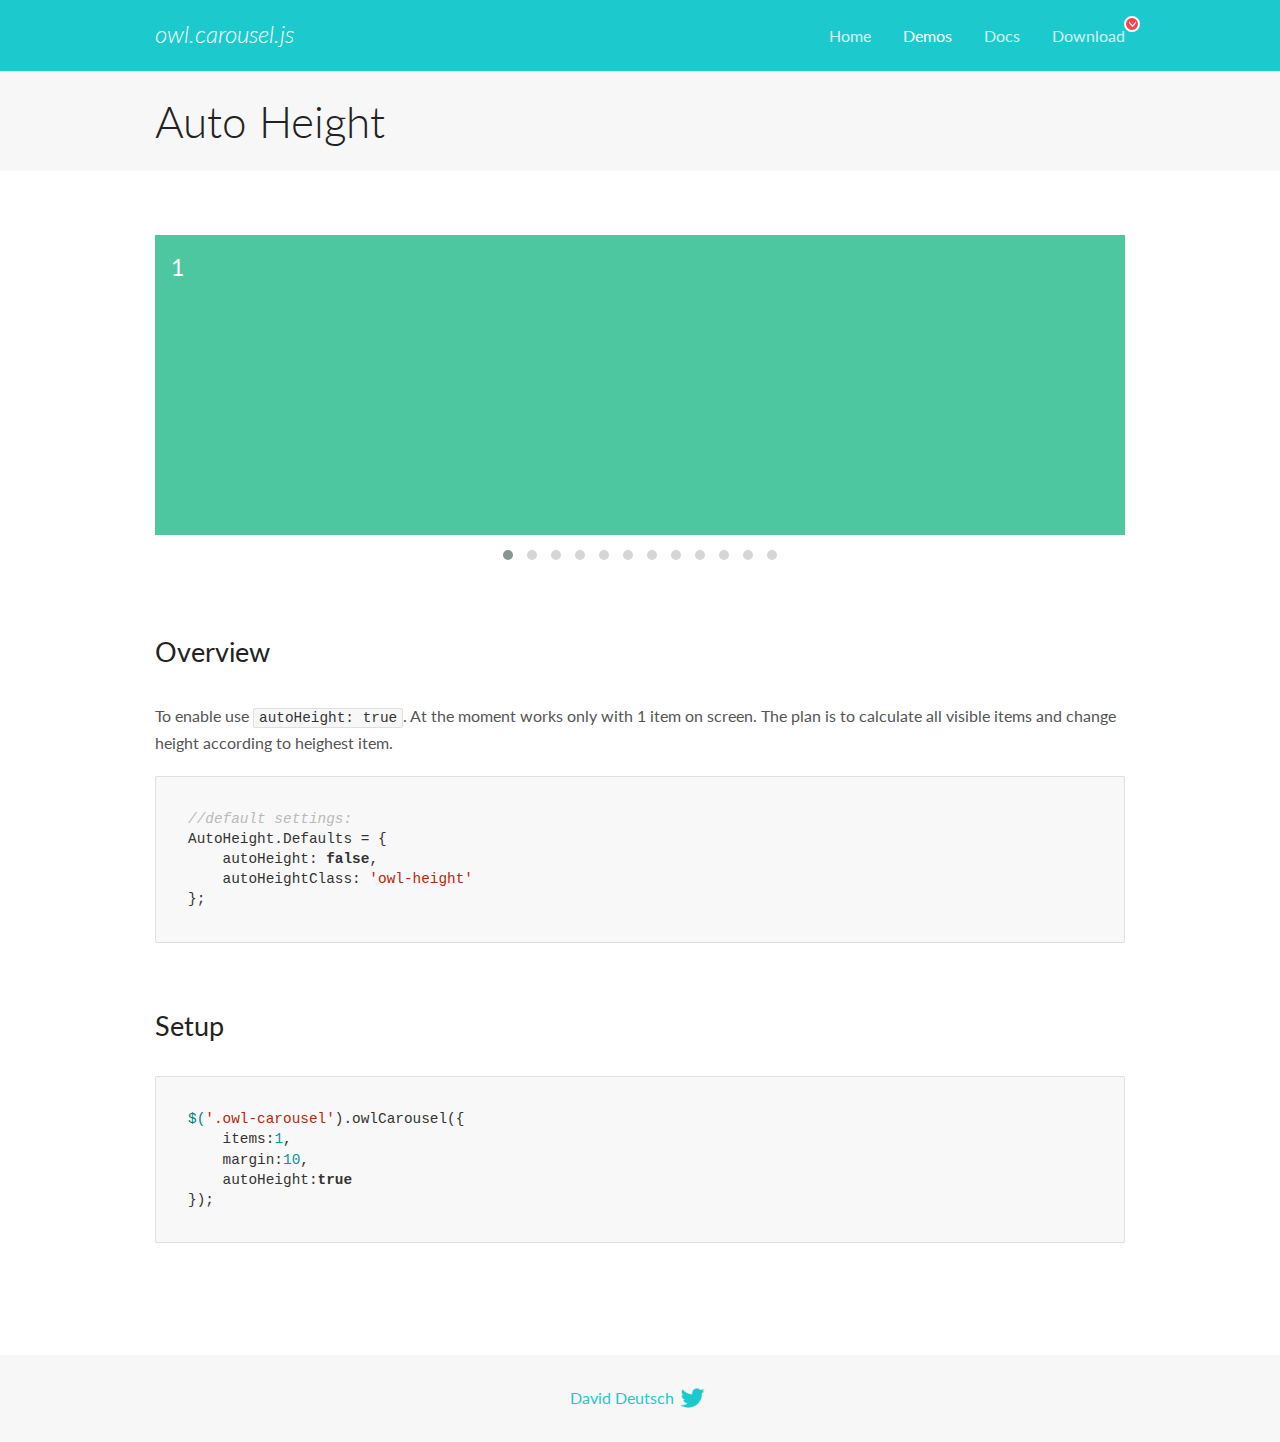
<file: OwlCarousel2-2.3.4/OwlCarousel2-2.3.4/docs/demos/autoheight.html>
<!DOCTYPE html>
<html lang="en">
  <head>

    <!-- head -->
    <meta charset="utf-8">
    <meta name="msapplication-tap-highlight" content="no" />
    <meta name="viewport" content="width=device-width, initial-scale=1.0" />
    <meta name="description" content="autoHeight usage demo">
    <meta name="author" content="David Deutsch">
    <title>
      Auto Height Demo | Owl Carousel | 2.3.4
    </title>

    <!-- Stylesheets -->
    <link href='https://fonts.googleapis.com/css?family=Lato:300,400,700,400italic,300italic' rel='stylesheet' type='text/css'>
    <link rel="stylesheet" href="../assets/css/docs.theme.min.css">

    <!-- Owl Stylesheets -->
    <link rel="stylesheet" href="../assets/owlcarousel/assets/owl.carousel.min.css">
    <link rel="stylesheet" href="../assets/owlcarousel/assets/owl.theme.default.min.css">

    <!-- HTML5 shim and Respond.js IE8 support of HTML5 elements and media queries -->

    <!--[if lt IE 9]>
      <script src="https://oss.maxcdn.com/libs/html5shiv/3.7.0/html5shiv.js"></script>
      <script src="https://oss.maxcdn.com/libs/respond.js/1.3.0/respond.min.js"></script>
    <![endif]-->

    <!-- Favicons -->
    <link rel="apple-touch-icon-precomposed" sizes="144x144" href="../assets/ico/apple-touch-icon-144-precomposed.png">
    <link rel="shortcut icon" href="../assets/ico/favicon.png">
    <link rel="shortcut icon" href="favicon.ico">

    <!-- Yeah i know js should not be in header. Its required for demos.-->

    <!-- javascript -->
    <script src="../assets/vendors/jquery.min.js"></script>
    <script src="../assets/owlcarousel/owl.carousel.js"></script>
  </head>
  <body>

    <!-- header -->
    <header class="header">
      <div class="row">
        <div class="large-12 columns">
          <div class="brand left">
            <h3>
              <a href="/OwlCarousel2/">owl.carousel.js</a> 
            </h3>
          </div>
          <a id="toggle-nav" class="right">
            <span></span> <span></span> <span></span> 
          </a> 
          <div class="nav-bar">
            <ul class="clearfix">
              <li> <a href="/OwlCarousel2/index.html">Home</a>  </li>
              <li class="active">
                <a href="/OwlCarousel2/demos/demos.html">Demos</a> 
              </li>
              <li> <a href="/OwlCarousel2/docs/started-welcome.html">Docs</a>  </li>
              <li>
                <a href="https://github.com/OwlCarousel2/OwlCarousel2/archive/2.3.4.zip">Download</a> 
                <span class="download"></span> 
              </li>
            </ul>
          </div>
        </div>
      </div>
    </header>

    <!-- title -->
    <section class="title">
      <div class="row">
        <div class="large-12 columns">
          <h1>Auto Height</h1>
        </div>
      </div>
    </section>

    <!--  Demos -->
    <section id="demos">
      <div class="row">
        <div class="large-12 columns">
          <div class="owl-carousel owl-theme">
            <div class="item" style="height:300px">
              <h4>1</h4>
            </div>
            <div class="item" style="height:100px">
              <h4>2</h4>
            </div>
            <div class="item" style="height:500px">
              <h4>3</h4>
            </div>
            <div class="item" style="height:250px">
              <h4>4</h4>
            </div>
            <div class="item" style="height:400px">
              <h4>5</h4>
            </div>
            <div class="item" style="height:500px">
              <h4>6</h4>
            </div>
            <div class="item" style="height:600px">
              <h4>7</h4>
            </div>
            <div class="item" style="height:400px">
              <h4>8</h4>
            </div>
            <div class="item" style="height:300px">
              <h4>9</h4>
            </div>
            <div class="item" style="height:350px">
              <h4>10</h4>
            </div>
            <div class="item" style="height:200px">
              <h4>11</h4>
            </div>
            <div class="item" style="height:150px">
              <h4>12</h4>
            </div>
          </div>
          <h3 id="overview">Overview</h3>
          <p>To enable use <code>autoHeight: true</code>. At the moment works only with 1 item on screen. The plan is to calculate all visible items and change height according to heighest item.</p>
          <pre><code>//default settings:
AutoHeight.Defaults = {
    autoHeight: false,
    autoHeightClass: &#39;owl-height&#39;
};</code></pre>
          <h3 id="setup">Setup</h3>
          <pre><code>$(&#39;.owl-carousel&#39;).owlCarousel({
    items:1,
    margin:10,
    autoHeight:true
});</code></pre>
          <script>
            $(document).ready(function() {
              $('.owl-carousel').owlCarousel({
                items: 1,
                margin: 10,
                autoHeight: true
              });
            })
          </script>
        </div>
      </div>
    </section>

    <!-- footer -->
    <footer class="footer">
      <div class="row">
        <div class="large-12 columns">
          <h5>
            <a href="/OwlCarousel2/docs/support-contact.html">David Deutsch</a> 
            <a id="custom-tweet-button" href="https://twitter.com/share?url=https://github.com/OwlCarousel2/OwlCarousel2&text=Owl Carousel - This is so awesome! " target="_blank"></a> 
          </h5>
        </div>
      </div>
    </footer>

    <!-- vendors -->
    <script src="../assets/vendors/highlight.js"></script>
    <script src="../assets/js/app.js"></script>
  </body>
</html>
</file>
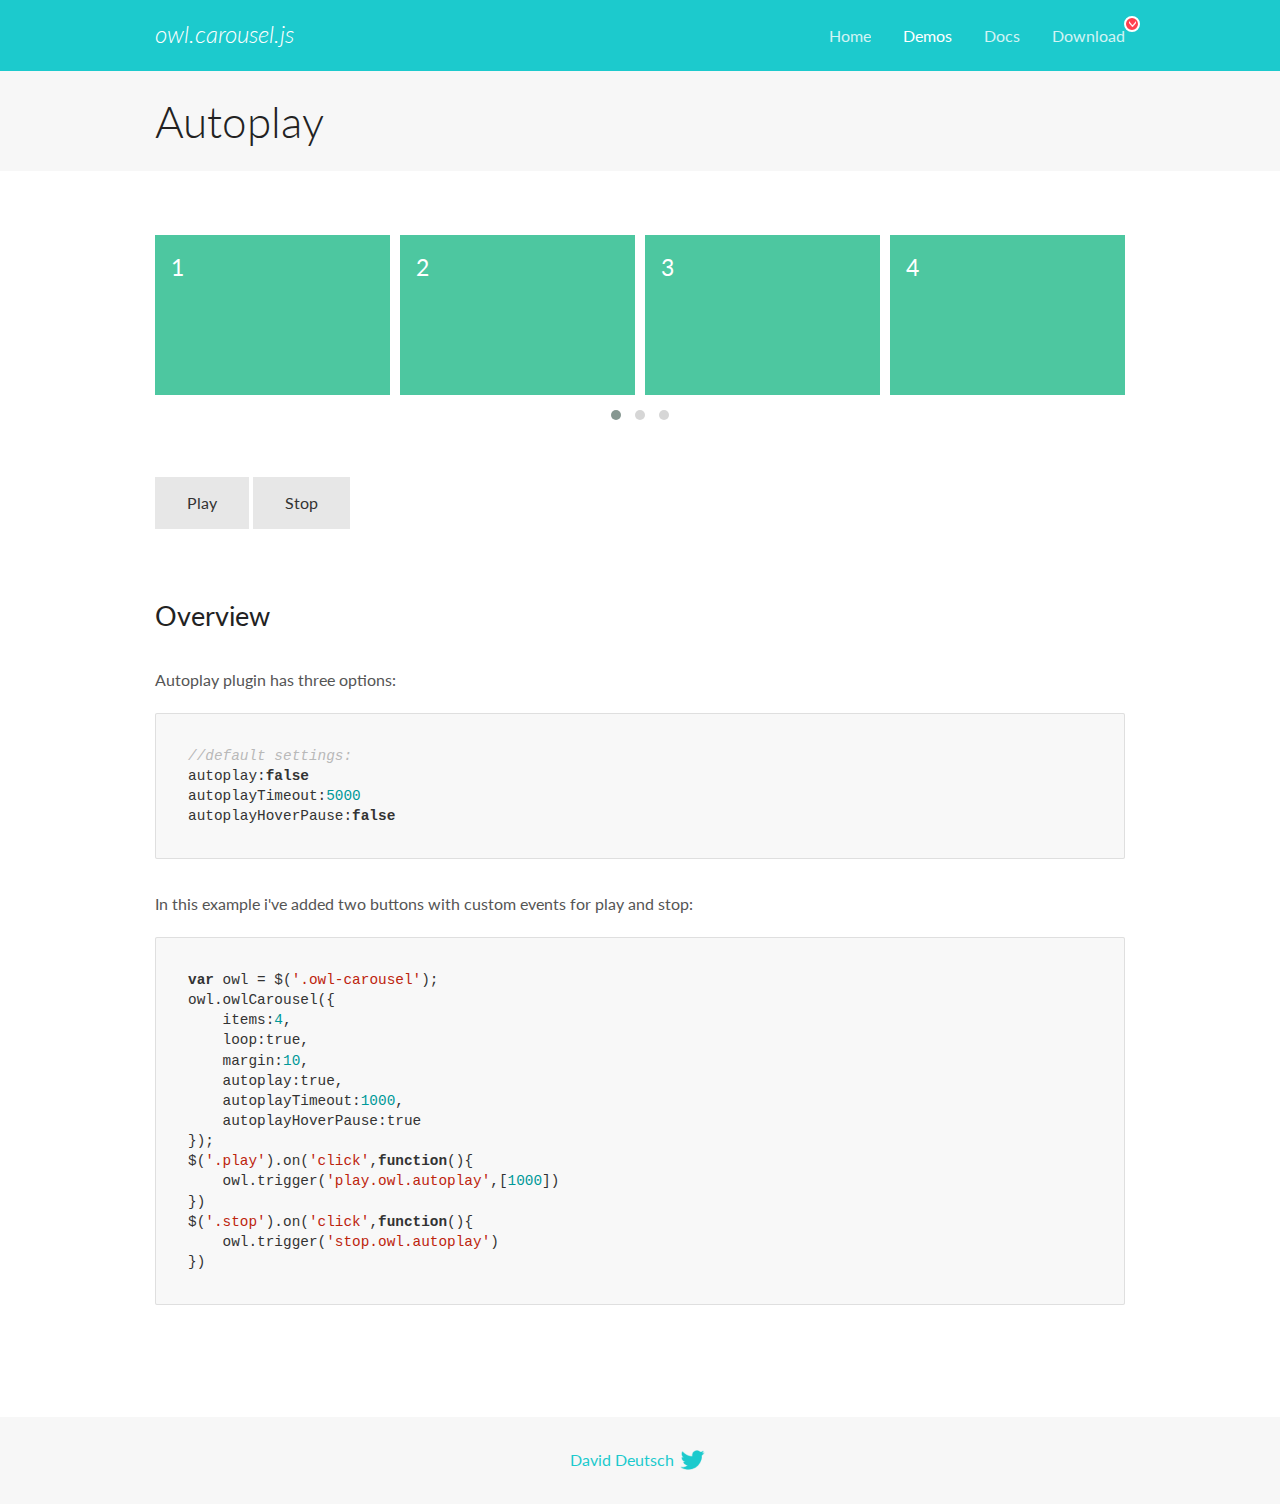
<file: OwlCarousel2-2.3.4/OwlCarousel2-2.3.4/docs/demos/autoplay.html>
<!DOCTYPE html>
<html lang="en">
  <head>

    <!-- head -->
    <meta charset="utf-8">
    <meta name="msapplication-tap-highlight" content="no" />
    <meta name="viewport" content="width=device-width, initial-scale=1.0" />
    <meta name="description" content="Autoplay usage demo">
    <meta name="author" content="David Deutsch">
    <title>
      Autoplay Demo | Owl Carousel | 2.3.4
    </title>

    <!-- Stylesheets -->
    <link href='https://fonts.googleapis.com/css?family=Lato:300,400,700,400italic,300italic' rel='stylesheet' type='text/css'>
    <link rel="stylesheet" href="../assets/css/docs.theme.min.css">

    <!-- Owl Stylesheets -->
    <link rel="stylesheet" href="../assets/owlcarousel/assets/owl.carousel.min.css">
    <link rel="stylesheet" href="../assets/owlcarousel/assets/owl.theme.default.min.css">

    <!-- HTML5 shim and Respond.js IE8 support of HTML5 elements and media queries -->

    <!--[if lt IE 9]>
      <script src="https://oss.maxcdn.com/libs/html5shiv/3.7.0/html5shiv.js"></script>
      <script src="https://oss.maxcdn.com/libs/respond.js/1.3.0/respond.min.js"></script>
    <![endif]-->

    <!-- Favicons -->
    <link rel="apple-touch-icon-precomposed" sizes="144x144" href="../assets/ico/apple-touch-icon-144-precomposed.png">
    <link rel="shortcut icon" href="../assets/ico/favicon.png">
    <link rel="shortcut icon" href="favicon.ico">

    <!-- Yeah i know js should not be in header. Its required for demos.-->

    <!-- javascript -->
    <script src="../assets/vendors/jquery.min.js"></script>
    <script src="../assets/owlcarousel/owl.carousel.js"></script>
  </head>
  <body>

    <!-- header -->
    <header class="header">
      <div class="row">
        <div class="large-12 columns">
          <div class="brand left">
            <h3>
              <a href="/OwlCarousel2/">owl.carousel.js</a> 
            </h3>
          </div>
          <a id="toggle-nav" class="right">
            <span></span> <span></span> <span></span> 
          </a> 
          <div class="nav-bar">
            <ul class="clearfix">
              <li> <a href="/OwlCarousel2/index.html">Home</a>  </li>
              <li class="active">
                <a href="/OwlCarousel2/demos/demos.html">Demos</a> 
              </li>
              <li> <a href="/OwlCarousel2/docs/started-welcome.html">Docs</a>  </li>
              <li>
                <a href="https://github.com/OwlCarousel2/OwlCarousel2/archive/2.3.4.zip">Download</a> 
                <span class="download"></span> 
              </li>
            </ul>
          </div>
        </div>
      </div>
    </header>

    <!-- title -->
    <section class="title">
      <div class="row">
        <div class="large-12 columns">
          <h1>Autoplay</h1>
        </div>
      </div>
    </section>

    <!--  Demos -->
    <section id="demos">
      <div class="row">
        <div class="large-12 columns">
          <div class="owl-carousel owl-theme">
            <div class="item">
              <h4>1</h4>
            </div>
            <div class="item">
              <h4>2</h4>
            </div>
            <div class="item">
              <h4>3</h4>
            </div>
            <div class="item">
              <h4>4</h4>
            </div>
            <div class="item">
              <h4>5</h4>
            </div>
            <div class="item">
              <h4>6</h4>
            </div>
            <div class="item">
              <h4>7</h4>
            </div>
            <div class="item">
              <h4>8</h4>
            </div>
            <div class="item">
              <h4>9</h4>
            </div>
            <div class="item">
              <h4>10</h4>
            </div>
            <div class="item">
              <h4>11</h4>
            </div>
            <div class="item">
              <h4>12</h4>
            </div>
          </div>
          <a class="button secondary play">Play</a> 
          <a class="button secondary stop">Stop</a> 
          <h3 id="overview">Overview</h3>
          <p>Autoplay plugin has three options:</p>
          <pre><code>//default settings:
autoplay:false
autoplayTimeout:5000
autoplayHoverPause:false</code></pre>
          <p>In this example i&#39;ve added two buttons with custom events for play and stop:</p>
          <pre><code>var owl = $(&#39;.owl-carousel&#39;);
owl.owlCarousel({
    items:4,
    loop:true,
    margin:10,
    autoplay:true,
    autoplayTimeout:1000,
    autoplayHoverPause:true
});
$(&#39;.play&#39;).on(&#39;click&#39;,function(){
    owl.trigger(&#39;play.owl.autoplay&#39;,[1000])
})
$(&#39;.stop&#39;).on(&#39;click&#39;,function(){
    owl.trigger(&#39;stop.owl.autoplay&#39;)
})</code></pre>
          <script>
            $(document).ready(function() {
              var owl = $('.owl-carousel');
              owl.owlCarousel({
                items: 4,
                loop: true,
                margin: 10,
                autoplay: true,
                autoplayTimeout: 1000,
                autoplayHoverPause: true
              });
              $('.play').on('click', function() {
                owl.trigger('play.owl.autoplay', [1000])
              })
              $('.stop').on('click', function() {
                owl.trigger('stop.owl.autoplay')
              })
            })
          </script>
        </div>
      </div>
    </section>

    <!-- footer -->
    <footer class="footer">
      <div class="row">
        <div class="large-12 columns">
          <h5>
            <a href="/OwlCarousel2/docs/support-contact.html">David Deutsch</a> 
            <a id="custom-tweet-button" href="https://twitter.com/share?url=https://github.com/OwlCarousel2/OwlCarousel2&text=Owl Carousel - This is so awesome! " target="_blank"></a> 
          </h5>
        </div>
      </div>
    </footer>

    <!-- vendors -->
    <script src="../assets/vendors/highlight.js"></script>
    <script src="../assets/js/app.js"></script>
  </body>
</html>
</file>
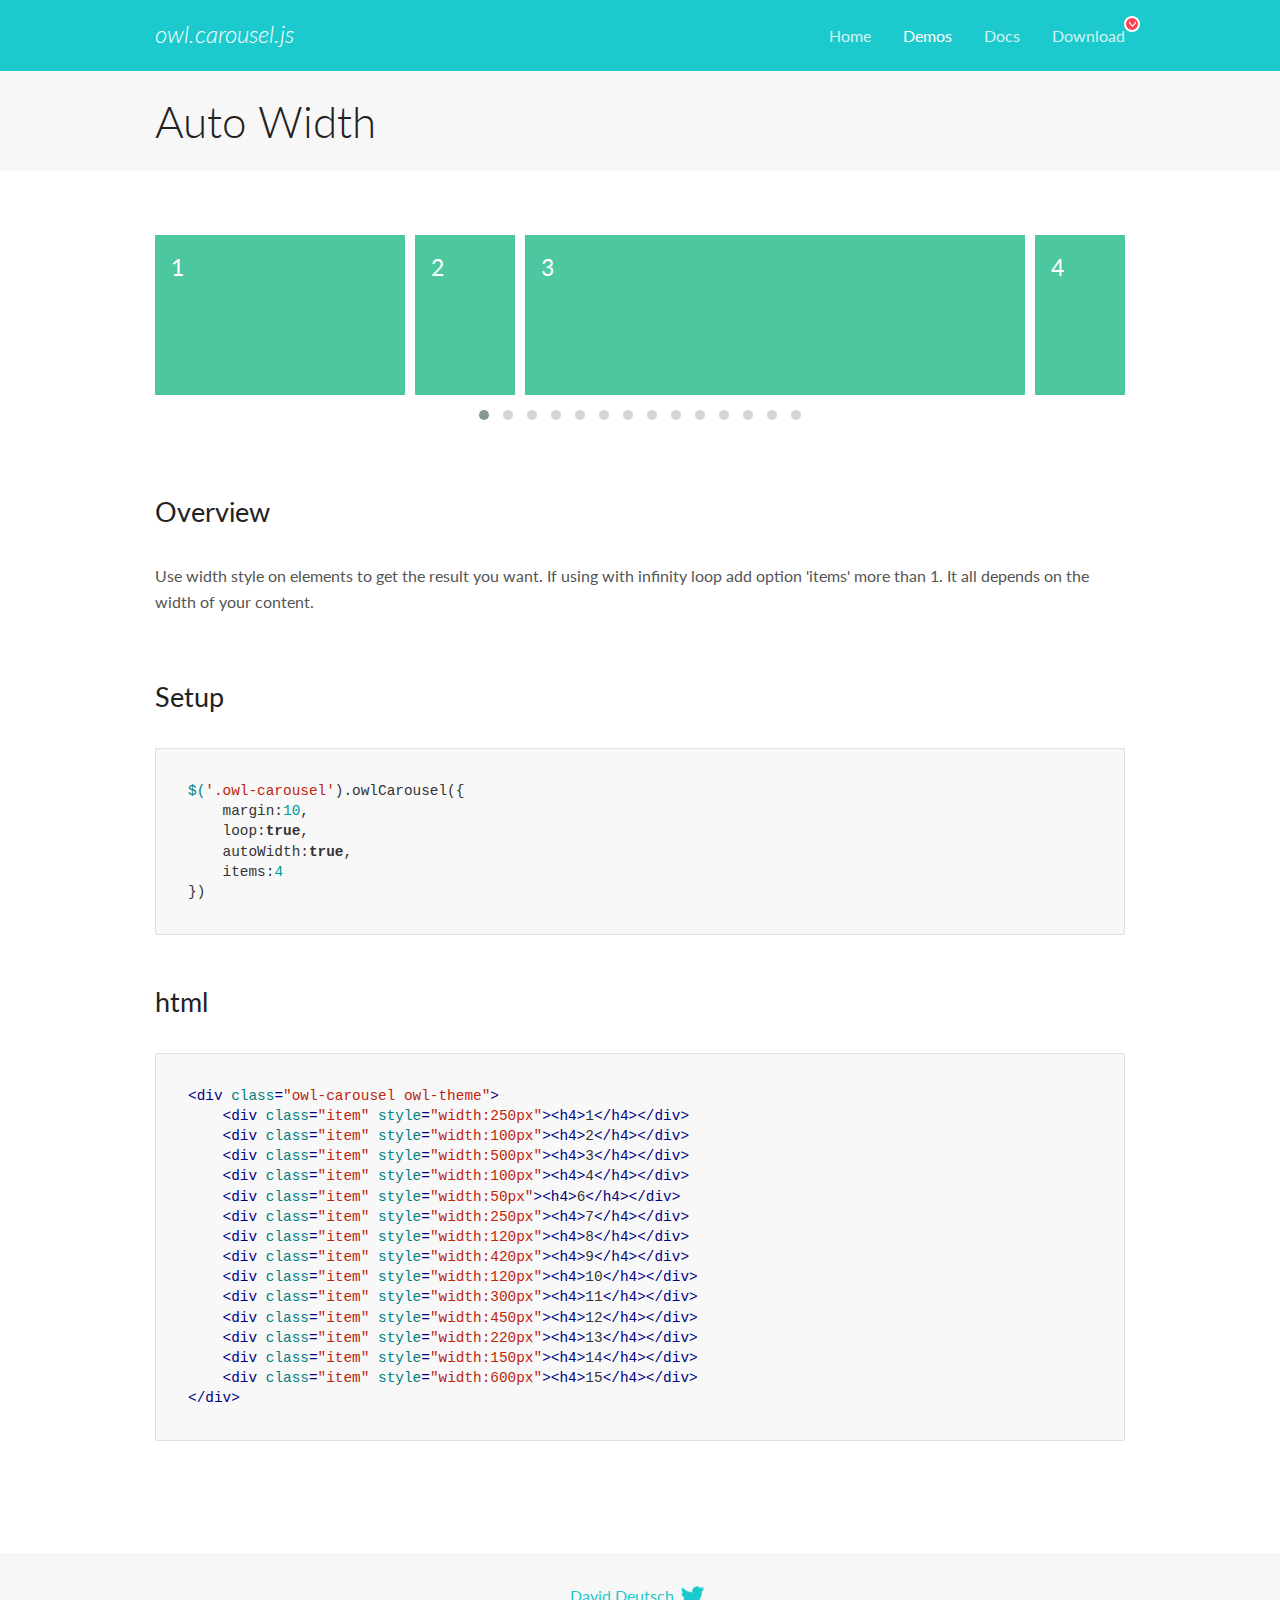
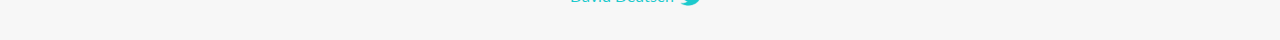
<file: OwlCarousel2-2.3.4/OwlCarousel2-2.3.4/docs/demos/autowidth.html>
<!DOCTYPE html>
<html lang="en">
  <head>

    <!-- head -->
    <meta charset="utf-8">
    <meta name="msapplication-tap-highlight" content="no" />
    <meta name="viewport" content="width=device-width, initial-scale=1.0" />
    <meta name="description" content="Auto Width">
    <meta name="author" content="David Deutsch">
    <title>
      Auto Width Demo | Owl Carousel | 2.3.4
    </title>

    <!-- Stylesheets -->
    <link href='https://fonts.googleapis.com/css?family=Lato:300,400,700,400italic,300italic' rel='stylesheet' type='text/css'>
    <link rel="stylesheet" href="../assets/css/docs.theme.min.css">

    <!-- Owl Stylesheets -->
    <link rel="stylesheet" href="../assets/owlcarousel/assets/owl.carousel.min.css">
    <link rel="stylesheet" href="../assets/owlcarousel/assets/owl.theme.default.min.css">

    <!-- HTML5 shim and Respond.js IE8 support of HTML5 elements and media queries -->

    <!--[if lt IE 9]>
      <script src="https://oss.maxcdn.com/libs/html5shiv/3.7.0/html5shiv.js"></script>
      <script src="https://oss.maxcdn.com/libs/respond.js/1.3.0/respond.min.js"></script>
    <![endif]-->

    <!-- Favicons -->
    <link rel="apple-touch-icon-precomposed" sizes="144x144" href="../assets/ico/apple-touch-icon-144-precomposed.png">
    <link rel="shortcut icon" href="../assets/ico/favicon.png">
    <link rel="shortcut icon" href="favicon.ico">

    <!-- Yeah i know js should not be in header. Its required for demos.-->

    <!-- javascript -->
    <script src="../assets/vendors/jquery.min.js"></script>
    <script src="../assets/owlcarousel/owl.carousel.js"></script>
  </head>
  <body>

    <!-- header -->
    <header class="header">
      <div class="row">
        <div class="large-12 columns">
          <div class="brand left">
            <h3>
              <a href="/OwlCarousel2/">owl.carousel.js</a> 
            </h3>
          </div>
          <a id="toggle-nav" class="right">
            <span></span> <span></span> <span></span> 
          </a> 
          <div class="nav-bar">
            <ul class="clearfix">
              <li> <a href="/OwlCarousel2/index.html">Home</a>  </li>
              <li class="active">
                <a href="/OwlCarousel2/demos/demos.html">Demos</a> 
              </li>
              <li> <a href="/OwlCarousel2/docs/started-welcome.html">Docs</a>  </li>
              <li>
                <a href="https://github.com/OwlCarousel2/OwlCarousel2/archive/2.3.4.zip">Download</a> 
                <span class="download"></span> 
              </li>
            </ul>
          </div>
        </div>
      </div>
    </header>

    <!-- title -->
    <section class="title">
      <div class="row">
        <div class="large-12 columns">
          <h1>Auto Width</h1>
        </div>
      </div>
    </section>

    <!--  Demos -->
    <section id="demos">
      <div class="row">
        <div class="large-12 columns">
          <div class="owl-carousel owl-theme">
            <div class="item" style="width:250px">
              <h4>1</h4>
            </div>
            <div class="item" style="width:100px">
              <h4>2</h4>
            </div>
            <div class="item" style="width:500px">
              <h4>3</h4>
            </div>
            <div class="item" style="width:100px">
              <h4>4</h4>
            </div>
            <div class="item" style="width:50px">
              <h4>6</h4>
            </div>
            <div class="item" style="width:250px">
              <h4>7</h4>
            </div>
            <div class="item" style="width:120px">
              <h4>8</h4>
            </div>
            <div class="item" style="width:420px">
              <h4>9</h4>
            </div>
            <div class="item" style="width:120px">
              <h4>10</h4>
            </div>
            <div class="item" style="width:300px">
              <h4>11</h4>
            </div>
            <div class="item" style="width:450px">
              <h4>12</h4>
            </div>
            <div class="item" style="width:220px">
              <h4>13</h4>
            </div>
            <div class="item" style="width:150px">
              <h4>14</h4>
            </div>
            <div class="item" style="width:600px">
              <h4>15</h4>
            </div>
          </div>
          <h3 id="overview">Overview</h3>
          <p>Use width style on elements to get the result you want. If using with infinity loop add option &#39;items&#39; more than 1. It all depends on the width of your content.</p>
          <h3 id="setup">Setup</h3>
          <pre><code>$(&#39;.owl-carousel&#39;).owlCarousel({
    margin:10,
    loop:true,
    autoWidth:true,
    items:4
})</code></pre>
          <h3 id="html">html</h3>
          <pre><code>&lt;div class=&quot;owl-carousel owl-theme&quot;&gt;
    &lt;div class=&quot;item&quot; style=&quot;width:250px&quot;&gt;&lt;h4&gt;1&lt;/h4&gt;&lt;/div&gt;
    &lt;div class=&quot;item&quot; style=&quot;width:100px&quot;&gt;&lt;h4&gt;2&lt;/h4&gt;&lt;/div&gt;
    &lt;div class=&quot;item&quot; style=&quot;width:500px&quot;&gt;&lt;h4&gt;3&lt;/h4&gt;&lt;/div&gt;
    &lt;div class=&quot;item&quot; style=&quot;width:100px&quot;&gt;&lt;h4&gt;4&lt;/h4&gt;&lt;/div&gt;
    &lt;div class=&quot;item&quot; style=&quot;width:50px&quot;&gt;&lt;h4&gt;6&lt;/h4&gt;&lt;/div&gt;
    &lt;div class=&quot;item&quot; style=&quot;width:250px&quot;&gt;&lt;h4&gt;7&lt;/h4&gt;&lt;/div&gt;
    &lt;div class=&quot;item&quot; style=&quot;width:120px&quot;&gt;&lt;h4&gt;8&lt;/h4&gt;&lt;/div&gt;
    &lt;div class=&quot;item&quot; style=&quot;width:420px&quot;&gt;&lt;h4&gt;9&lt;/h4&gt;&lt;/div&gt;
    &lt;div class=&quot;item&quot; style=&quot;width:120px&quot;&gt;&lt;h4&gt;10&lt;/h4&gt;&lt;/div&gt;
    &lt;div class=&quot;item&quot; style=&quot;width:300px&quot;&gt;&lt;h4&gt;11&lt;/h4&gt;&lt;/div&gt;
    &lt;div class=&quot;item&quot; style=&quot;width:450px&quot;&gt;&lt;h4&gt;12&lt;/h4&gt;&lt;/div&gt;
    &lt;div class=&quot;item&quot; style=&quot;width:220px&quot;&gt;&lt;h4&gt;13&lt;/h4&gt;&lt;/div&gt;
    &lt;div class=&quot;item&quot; style=&quot;width:150px&quot;&gt;&lt;h4&gt;14&lt;/h4&gt;&lt;/div&gt;
    &lt;div class=&quot;item&quot; style=&quot;width:600px&quot;&gt;&lt;h4&gt;15&lt;/h4&gt;&lt;/div&gt;
&lt;/div&gt;</code></pre>
          <script>
            $(document).ready(function() {
              $('.owl-carousel').owlCarousel({
                margin: 10,
                loop: true,
                autoWidth: true,
                items: 4
              })
            })
          </script>
        </div>
      </div>
    </section>

    <!-- footer -->
    <footer class="footer">
      <div class="row">
        <div class="large-12 columns">
          <h5>
            <a href="/OwlCarousel2/docs/support-contact.html">David Deutsch</a> 
            <a id="custom-tweet-button" href="https://twitter.com/share?url=https://github.com/OwlCarousel2/OwlCarousel2&text=Owl Carousel - This is so awesome! " target="_blank"></a> 
          </h5>
        </div>
      </div>
    </footer>

    <!-- vendors -->
    <script src="../assets/vendors/highlight.js"></script>
    <script src="../assets/js/app.js"></script>
  </body>
</html>
</file>
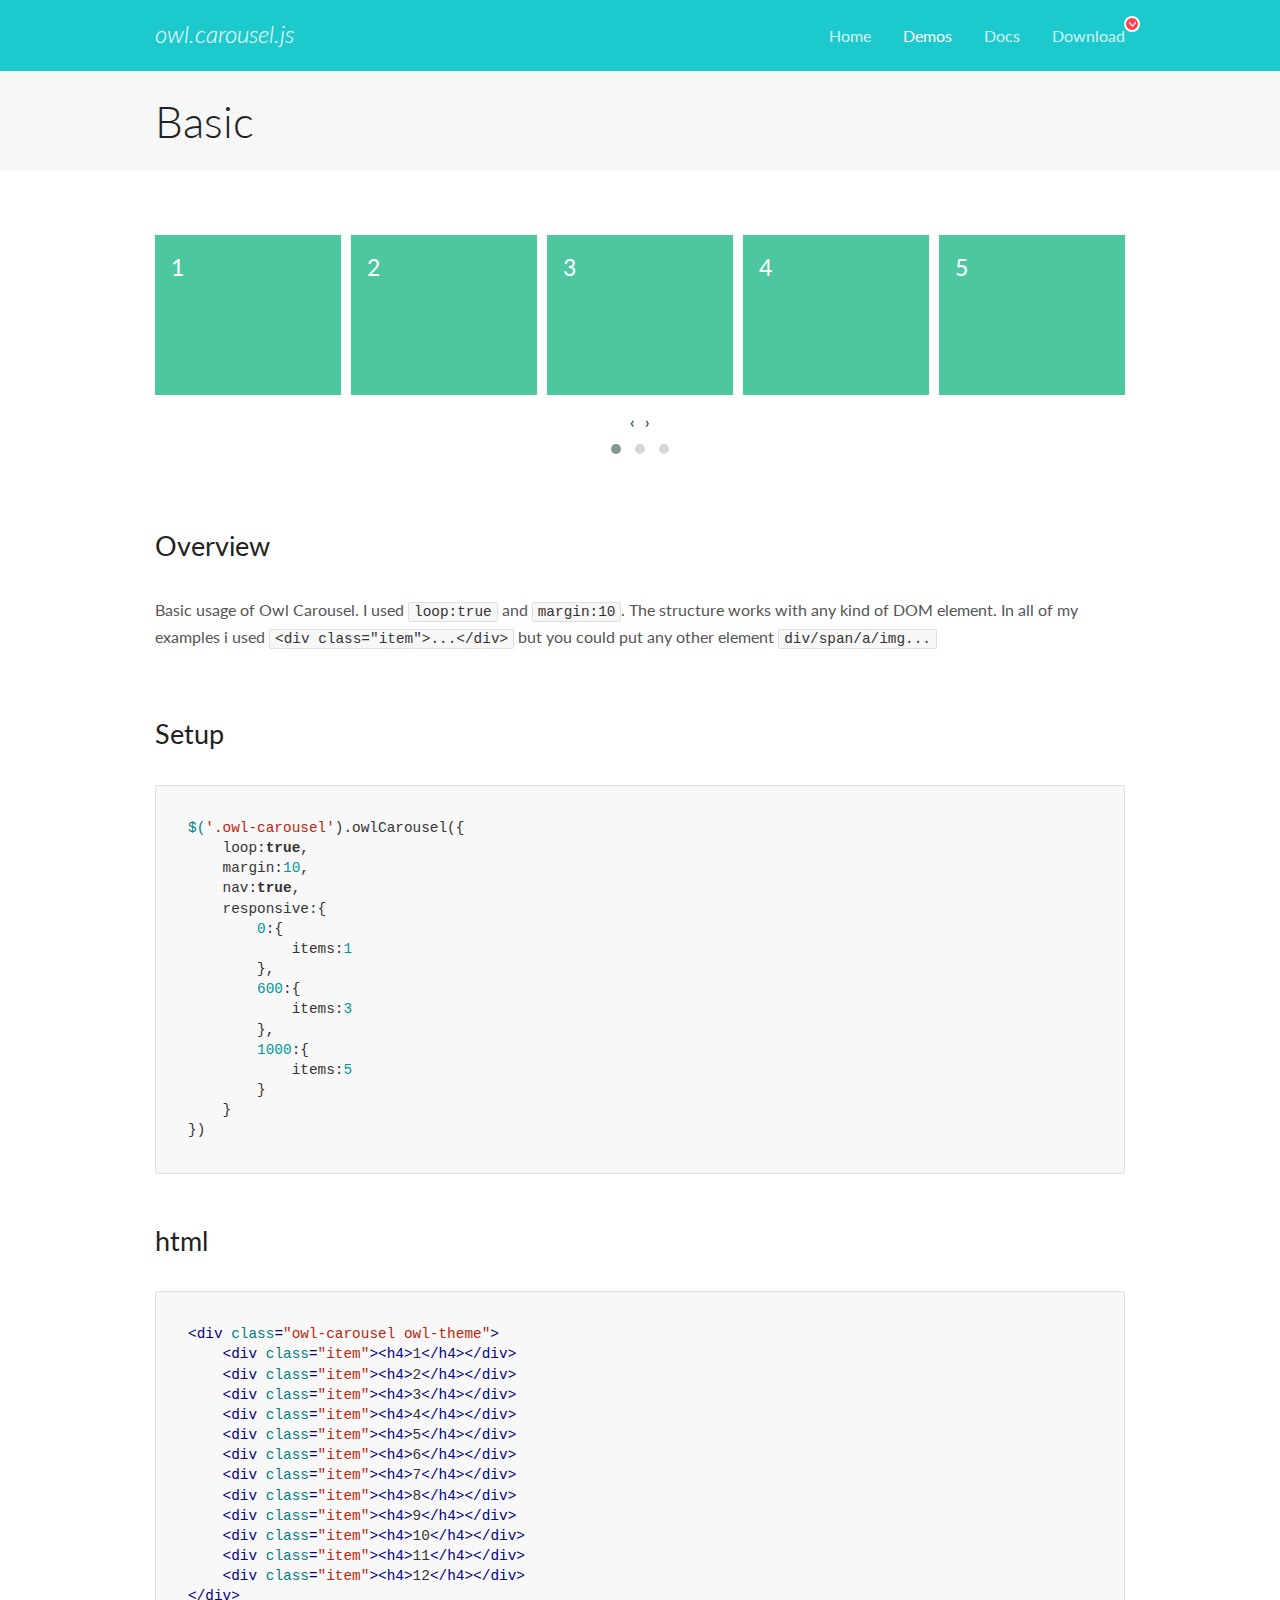
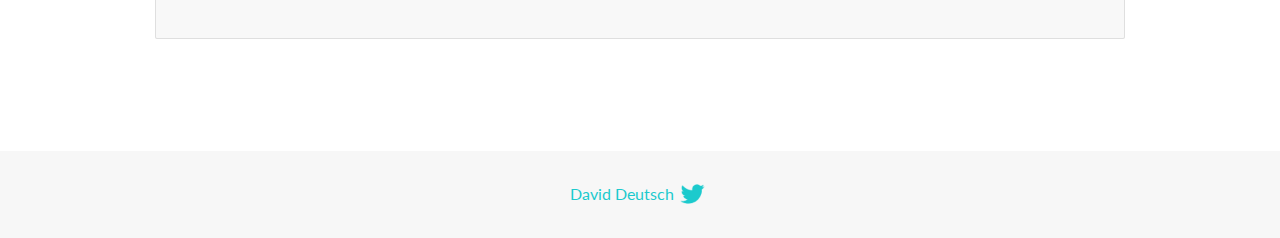
<file: OwlCarousel2-2.3.4/OwlCarousel2-2.3.4/docs/demos/basic.html>
<!DOCTYPE html>
<html lang="en">
  <head>

    <!-- head -->
    <meta charset="utf-8">
    <meta name="msapplication-tap-highlight" content="no" />
    <meta name="viewport" content="width=device-width, initial-scale=1.0" />
    <meta name="description" content="Basic usage demo">
    <meta name="author" content="David Deutsch">
    <title>
      Basic Demo | Owl Carousel | 2.3.4
    </title>

    <!-- Stylesheets -->
    <link href='https://fonts.googleapis.com/css?family=Lato:300,400,700,400italic,300italic' rel='stylesheet' type='text/css'>
    <link rel="stylesheet" href="../assets/css/docs.theme.min.css">

    <!-- Owl Stylesheets -->
    <link rel="stylesheet" href="../assets/owlcarousel/assets/owl.carousel.min.css">
    <link rel="stylesheet" href="../assets/owlcarousel/assets/owl.theme.default.min.css">

    <!-- HTML5 shim and Respond.js IE8 support of HTML5 elements and media queries -->

    <!--[if lt IE 9]>
      <script src="https://oss.maxcdn.com/libs/html5shiv/3.7.0/html5shiv.js"></script>
      <script src="https://oss.maxcdn.com/libs/respond.js/1.3.0/respond.min.js"></script>
    <![endif]-->

    <!-- Favicons -->
    <link rel="apple-touch-icon-precomposed" sizes="144x144" href="../assets/ico/apple-touch-icon-144-precomposed.png">
    <link rel="shortcut icon" href="../assets/ico/favicon.png">
    <link rel="shortcut icon" href="favicon.ico">

    <!-- Yeah i know js should not be in header. Its required for demos.-->

    <!-- javascript -->
    <script src="../assets/vendors/jquery.min.js"></script>
    <script src="../assets/owlcarousel/owl.carousel.js"></script>
  </head>
  <body>

    <!-- header -->
    <header class="header">
      <div class="row">
        <div class="large-12 columns">
          <div class="brand left">
            <h3>
              <a href="/OwlCarousel2/">owl.carousel.js</a> 
            </h3>
          </div>
          <a id="toggle-nav" class="right">
            <span></span> <span></span> <span></span> 
          </a> 
          <div class="nav-bar">
            <ul class="clearfix">
              <li> <a href="/OwlCarousel2/index.html">Home</a>  </li>
              <li class="active">
                <a href="/OwlCarousel2/demos/demos.html">Demos</a> 
              </li>
              <li> <a href="/OwlCarousel2/docs/started-welcome.html">Docs</a>  </li>
              <li>
                <a href="https://github.com/OwlCarousel2/OwlCarousel2/archive/2.3.4.zip">Download</a> 
                <span class="download"></span> 
              </li>
            </ul>
          </div>
        </div>
      </div>
    </header>

    <!-- title -->
    <section class="title">
      <div class="row">
        <div class="large-12 columns">
          <h1>Basic</h1>
        </div>
      </div>
    </section>

    <!--  Demos -->
    <section id="demos">
      <div class="row">
        <div class="large-12 columns">
          <div class="owl-carousel owl-theme">
            <div class="item">
              <h4>1</h4>
            </div>
            <div class="item">
              <h4>2</h4>
            </div>
            <div class="item">
              <h4>3</h4>
            </div>
            <div class="item">
              <h4>4</h4>
            </div>
            <div class="item">
              <h4>5</h4>
            </div>
            <div class="item">
              <h4>6</h4>
            </div>
            <div class="item">
              <h4>7</h4>
            </div>
            <div class="item">
              <h4>8</h4>
            </div>
            <div class="item">
              <h4>9</h4>
            </div>
            <div class="item">
              <h4>10</h4>
            </div>
            <div class="item">
              <h4>11</h4>
            </div>
            <div class="item">
              <h4>12</h4>
            </div>
          </div>
          <h3 id="overview">Overview</h3>
          <p>Basic usage of Owl Carousel. I used <code>loop:true</code> and <code>margin:10</code>. The structure works with any kind of DOM element. In all of my examples i used <code>&lt;div class=&quot;item&quot;&gt;...&lt;/div&gt;</code> but you could
            put any other element <code>div/span/a/img...</code></p>
          <h3 id="setup">Setup</h3>
          <pre><code>$(&#39;.owl-carousel&#39;).owlCarousel({
    loop:true,
    margin:10,
    nav:true,
    responsive:{
        0:{
            items:1
        },
        600:{
            items:3
        },
        1000:{
            items:5
        }
    }
})</code></pre>
          <h3 id="html">html</h3>
          <pre><code>&lt;div class=&quot;owl-carousel owl-theme&quot;&gt;
    &lt;div class=&quot;item&quot;&gt;&lt;h4&gt;1&lt;/h4&gt;&lt;/div&gt;
    &lt;div class=&quot;item&quot;&gt;&lt;h4&gt;2&lt;/h4&gt;&lt;/div&gt;
    &lt;div class=&quot;item&quot;&gt;&lt;h4&gt;3&lt;/h4&gt;&lt;/div&gt;
    &lt;div class=&quot;item&quot;&gt;&lt;h4&gt;4&lt;/h4&gt;&lt;/div&gt;
    &lt;div class=&quot;item&quot;&gt;&lt;h4&gt;5&lt;/h4&gt;&lt;/div&gt;
    &lt;div class=&quot;item&quot;&gt;&lt;h4&gt;6&lt;/h4&gt;&lt;/div&gt;
    &lt;div class=&quot;item&quot;&gt;&lt;h4&gt;7&lt;/h4&gt;&lt;/div&gt;
    &lt;div class=&quot;item&quot;&gt;&lt;h4&gt;8&lt;/h4&gt;&lt;/div&gt;
    &lt;div class=&quot;item&quot;&gt;&lt;h4&gt;9&lt;/h4&gt;&lt;/div&gt;
    &lt;div class=&quot;item&quot;&gt;&lt;h4&gt;10&lt;/h4&gt;&lt;/div&gt;
    &lt;div class=&quot;item&quot;&gt;&lt;h4&gt;11&lt;/h4&gt;&lt;/div&gt;
    &lt;div class=&quot;item&quot;&gt;&lt;h4&gt;12&lt;/h4&gt;&lt;/div&gt;
&lt;/div&gt;</code></pre>
          <script>
            $(document).ready(function() {
              var owl = $('.owl-carousel');
              owl.owlCarousel({
                margin: 10,
                nav: true,
                loop: true,
                responsive: {
                  0: {
                    items: 1
                  },
                  600: {
                    items: 3
                  },
                  1000: {
                    items: 5
                  }
                }
              })
            })
          </script>
        </div>
      </div>
    </section>

    <!-- footer -->
    <footer class="footer">
      <div class="row">
        <div class="large-12 columns">
          <h5>
            <a href="/OwlCarousel2/docs/support-contact.html">David Deutsch</a> 
            <a id="custom-tweet-button" href="https://twitter.com/share?url=https://github.com/OwlCarousel2/OwlCarousel2&text=Owl Carousel - This is so awesome! " target="_blank"></a> 
          </h5>
        </div>
      </div>
    </footer>

    <!-- vendors -->
    <script src="../assets/vendors/highlight.js"></script>
    <script src="../assets/js/app.js"></script>
  </body>
</html>
</file>
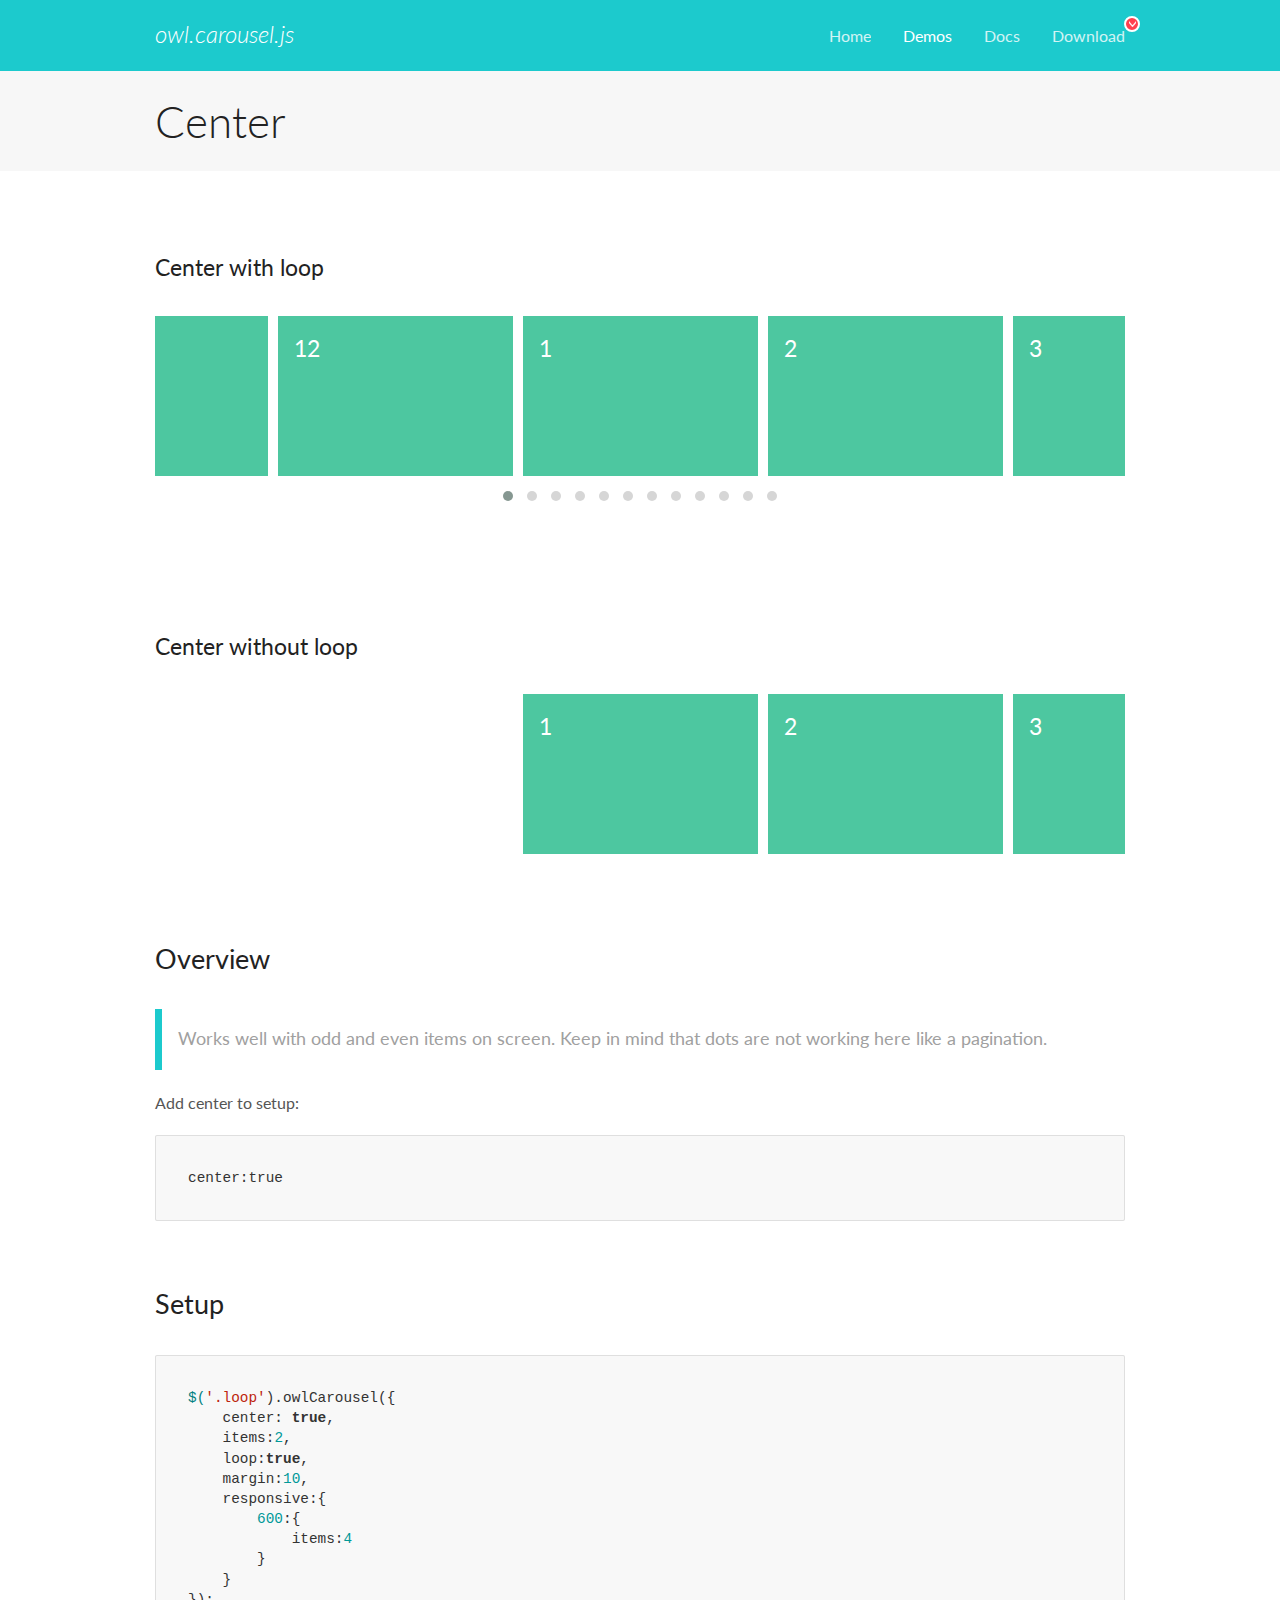
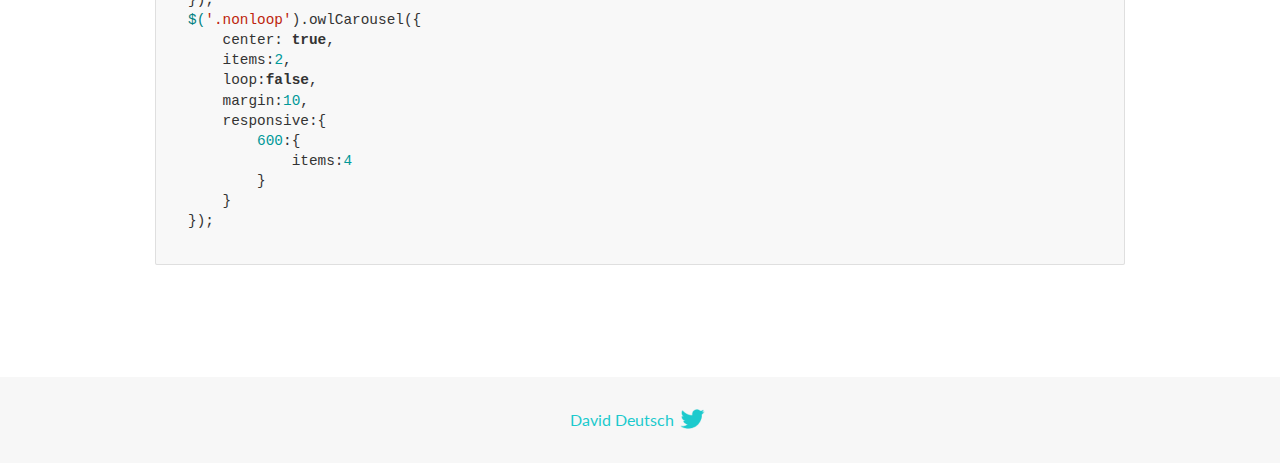
<file: OwlCarousel2-2.3.4/OwlCarousel2-2.3.4/docs/demos/center.html>
<!DOCTYPE html>
<html lang="en">
  <head>

    <!-- head -->
    <meta charset="utf-8">
    <meta name="msapplication-tap-highlight" content="no" />
    <meta name="viewport" content="width=device-width, initial-scale=1.0" />
    <meta name="description" content="Center carousel">
    <meta name="author" content="David Deutsch">
    <title>
      Center Demo | Owl Carousel | 2.3.4
    </title>

    <!-- Stylesheets -->
    <link href='https://fonts.googleapis.com/css?family=Lato:300,400,700,400italic,300italic' rel='stylesheet' type='text/css'>
    <link rel="stylesheet" href="../assets/css/docs.theme.min.css">

    <!-- Owl Stylesheets -->
    <link rel="stylesheet" href="../assets/owlcarousel/assets/owl.carousel.min.css">
    <link rel="stylesheet" href="../assets/owlcarousel/assets/owl.theme.default.min.css">

    <!-- HTML5 shim and Respond.js IE8 support of HTML5 elements and media queries -->

    <!--[if lt IE 9]>
      <script src="https://oss.maxcdn.com/libs/html5shiv/3.7.0/html5shiv.js"></script>
      <script src="https://oss.maxcdn.com/libs/respond.js/1.3.0/respond.min.js"></script>
    <![endif]-->

    <!-- Favicons -->
    <link rel="apple-touch-icon-precomposed" sizes="144x144" href="../assets/ico/apple-touch-icon-144-precomposed.png">
    <link rel="shortcut icon" href="../assets/ico/favicon.png">
    <link rel="shortcut icon" href="favicon.ico">

    <!-- Yeah i know js should not be in header. Its required for demos.-->

    <!-- javascript -->
    <script src="../assets/vendors/jquery.min.js"></script>
    <script src="../assets/owlcarousel/owl.carousel.js"></script>
  </head>
  <body>

    <!-- header -->
    <header class="header">
      <div class="row">
        <div class="large-12 columns">
          <div class="brand left">
            <h3>
              <a href="/OwlCarousel2/">owl.carousel.js</a> 
            </h3>
          </div>
          <a id="toggle-nav" class="right">
            <span></span> <span></span> <span></span> 
          </a> 
          <div class="nav-bar">
            <ul class="clearfix">
              <li> <a href="/OwlCarousel2/index.html">Home</a>  </li>
              <li class="active">
                <a href="/OwlCarousel2/demos/demos.html">Demos</a> 
              </li>
              <li> <a href="/OwlCarousel2/docs/started-welcome.html">Docs</a>  </li>
              <li>
                <a href="https://github.com/OwlCarousel2/OwlCarousel2/archive/2.3.4.zip">Download</a> 
                <span class="download"></span> 
              </li>
            </ul>
          </div>
        </div>
      </div>
    </header>

    <!-- title -->
    <section class="title">
      <div class="row">
        <div class="large-12 columns">
          <h1>Center</h1>
        </div>
      </div>
    </section>

    <!--  Demos -->
    <section id="demos">
      <div class="row">
        <div class="large-12 columns">
          <h4 id="center-with-loop">Center with loop</h4>
          <div class="loop owl-carousel owl-theme">
            <div class="item">
              <h4>1</h4>
            </div>
            <div class="item">
              <h4>2</h4>
            </div>
            <div class="item">
              <h4>3</h4>
            </div>
            <div class="item">
              <h4>4</h4>
            </div>
            <div class="item">
              <h4>5</h4>
            </div>
            <div class="item">
              <h4>6</h4>
            </div>
            <div class="item">
              <h4>7</h4>
            </div>
            <div class="item">
              <h4>8</h4>
            </div>
            <div class="item">
              <h4>9</h4>
            </div>
            <div class="item">
              <h4>10</h4>
            </div>
            <div class="item">
              <h4>11</h4>
            </div>
            <div class="item">
              <h4>12</h4>
            </div>
          </div>
          <br>
          <h4 id="center-without-loop">Center without loop</h4>
          <div class="nonloop owl-carousel">
            <div class="item">
              <h4>1</h4>
            </div>
            <div class="item">
              <h4>2</h4>
            </div>
            <div class="item">
              <h4>3</h4>
            </div>
            <div class="item">
              <h4>4</h4>
            </div>
            <div class="item">
              <h4>5</h4>
            </div>
            <div class="item">
              <h4>6</h4>
            </div>
            <div class="item">
              <h4>7</h4>
            </div>
            <div class="item">
              <h4>8</h4>
            </div>
            <div class="item">
              <h4>9</h4>
            </div>
            <div class="item">
              <h4>10</h4>
            </div>
            <div class="item">
              <h4>11</h4>
            </div>
            <div class="item">
              <h4>12</h4>
            </div>
          </div>
          <h3 id="overview">Overview</h3>
          <blockquote>
            <p>Works well with odd and even items on screen. Keep in mind that dots are not working here like a pagination.</p>
          </blockquote>
          <p>Add center to setup:</p>
          <pre><code>center:true</code></pre>
          <h3 id="setup">Setup</h3>
          <pre><code>$(&#39;.loop&#39;).owlCarousel({
    center: true,
    items:2,
    loop:true,
    margin:10,
    responsive:{
        600:{
            items:4
        }
    }
});
$(&#39;.nonloop&#39;).owlCarousel({
    center: true,
    items:2,
    loop:false,
    margin:10,
    responsive:{
        600:{
            items:4
        }
    }
});</code></pre>
          <script>
            jQuery(document).ready(function($) {
              $('.loop').owlCarousel({
                center: true,
                items: 2,
                loop: true,
                margin: 10,
                responsive: {
                  600: {
                    items: 4
                  }
                }
              });
              $('.nonloop').owlCarousel({
                center: true,
                items: 2,
                loop: false,
                margin: 10,
                responsive: {
                  600: {
                    items: 4
                  }
                }
              });
            });
          </script>
        </div>
      </div>
    </section>

    <!-- footer -->
    <footer class="footer">
      <div class="row">
        <div class="large-12 columns">
          <h5>
            <a href="/OwlCarousel2/docs/support-contact.html">David Deutsch</a> 
            <a id="custom-tweet-button" href="https://twitter.com/share?url=https://github.com/OwlCarousel2/OwlCarousel2&text=Owl Carousel - This is so awesome! " target="_blank"></a> 
          </h5>
        </div>
      </div>
    </footer>

    <!-- vendors -->
    <script src="../assets/vendors/highlight.js"></script>
    <script src="../assets/js/app.js"></script>
  </body>
</html>
</file>
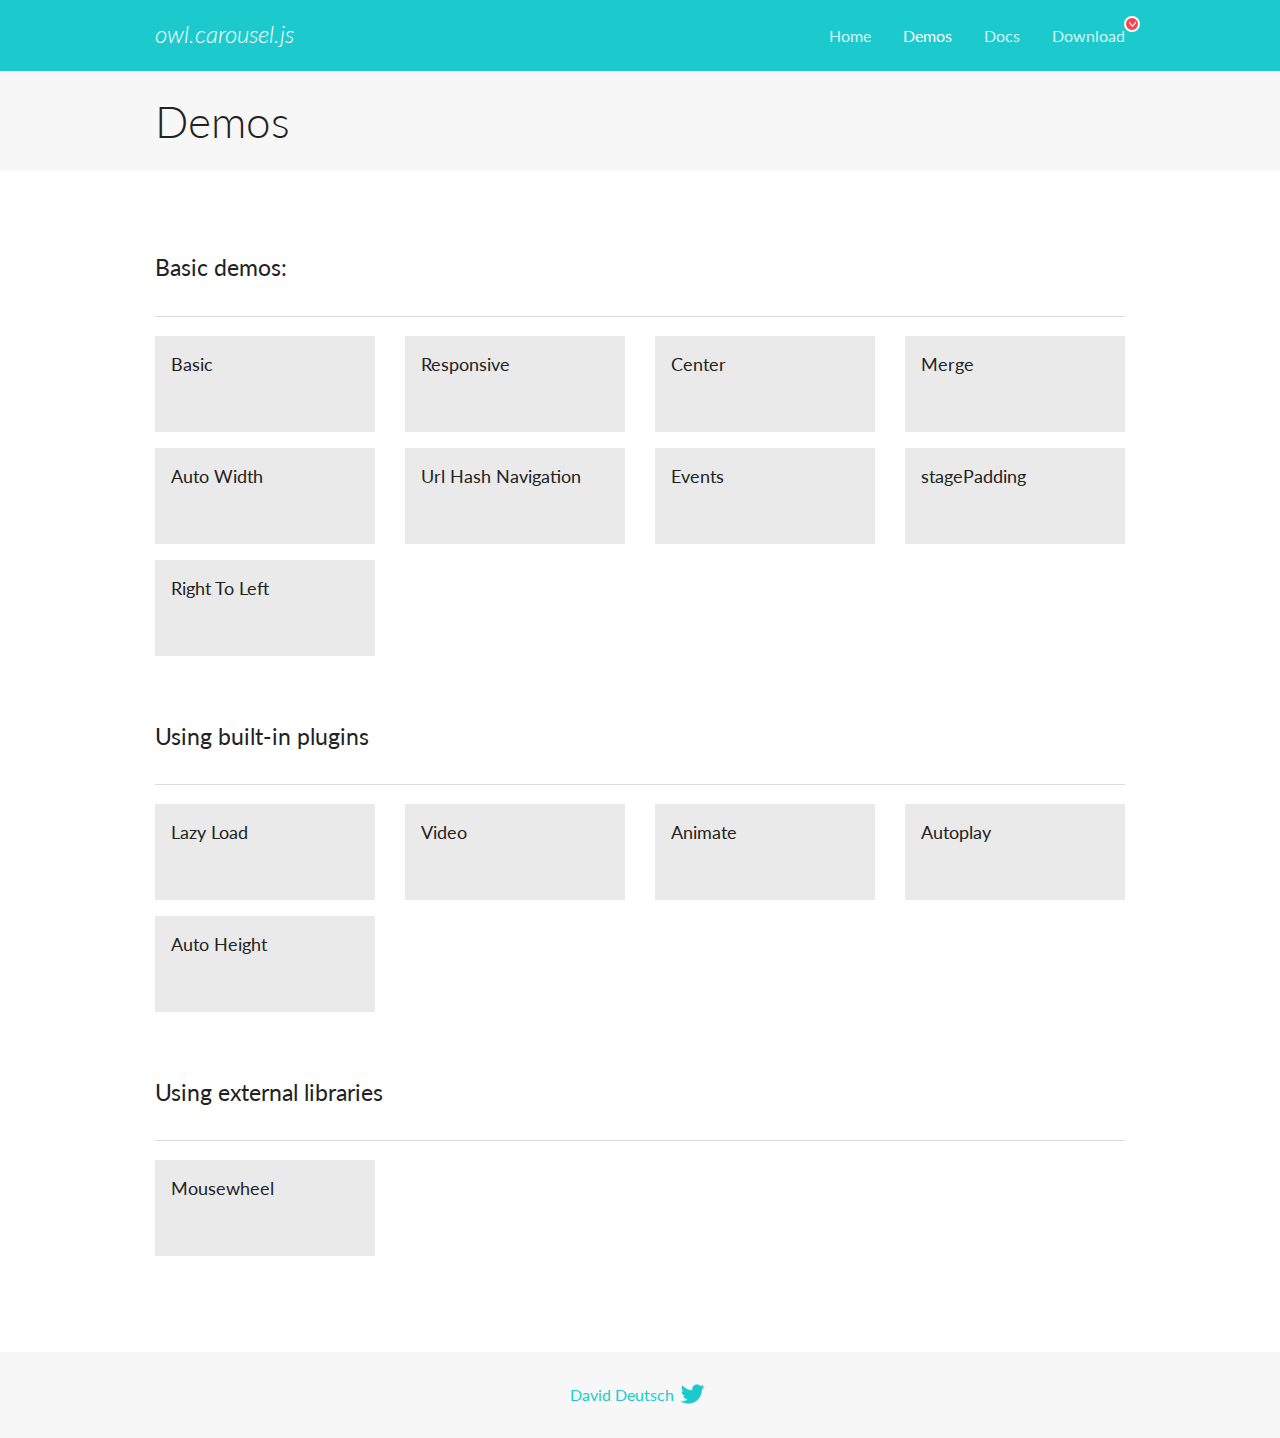
<file: OwlCarousel2-2.3.4/OwlCarousel2-2.3.4/docs/demos/demos.html>
<!DOCTYPE html>
<html lang="en">
  <head>

    <!-- head -->
    <meta charset="utf-8">
    <meta name="msapplication-tap-highlight" content="no" />
    <meta name="viewport" content="width=device-width, initial-scale=1.0" />
    <meta name="description" content="A list of Owl Carousel examples.">
    <meta name="author" content="David Deutsch">
    <title>
      Demos | Owl Carousel | 2.3.4
    </title>

    <!-- Stylesheets -->
    <link href='https://fonts.googleapis.com/css?family=Lato:300,400,700,400italic,300italic' rel='stylesheet' type='text/css'>
    <link rel="stylesheet" href="../assets/css/docs.theme.min.css">

    <!-- Owl Stylesheets -->
    <link rel="stylesheet" href="../assets/owlcarousel/assets/owl.carousel.min.css">
    <link rel="stylesheet" href="../assets/owlcarousel/assets/owl.theme.default.min.css">

    <!-- HTML5 shim and Respond.js IE8 support of HTML5 elements and media queries -->

    <!--[if lt IE 9]>
      <script src="https://oss.maxcdn.com/libs/html5shiv/3.7.0/html5shiv.js"></script>
      <script src="https://oss.maxcdn.com/libs/respond.js/1.3.0/respond.min.js"></script>
    <![endif]-->

    <!-- Favicons -->
    <link rel="apple-touch-icon-precomposed" sizes="144x144" href="../assets/ico/apple-touch-icon-144-precomposed.png">
    <link rel="shortcut icon" href="../assets/ico/favicon.png">
    <link rel="shortcut icon" href="favicon.ico">

    <!-- Yeah i know js should not be in header. Its required for demos.-->

    <!-- javascript -->
    <script src="../assets/vendors/jquery.min.js"></script>
    <script src="../assets/owlcarousel/owl.carousel.js"></script>
  </head>
  <body>

    <!-- header -->
    <header class="header">
      <div class="row">
        <div class="large-12 columns">
          <div class="brand left">
            <h3>
              <a href="/OwlCarousel2/">owl.carousel.js</a> 
            </h3>
          </div>
          <a id="toggle-nav" class="right">
            <span></span> <span></span> <span></span> 
          </a> 
          <div class="nav-bar">
            <ul class="clearfix">
              <li> <a href="/OwlCarousel2/index.html">Home</a>  </li>
              <li class="active">
                <a href="/OwlCarousel2/demos/demos.html">Demos</a> 
              </li>
              <li> <a href="/OwlCarousel2/docs/started-welcome.html">Docs</a>  </li>
              <li>
                <a href="https://github.com/OwlCarousel2/OwlCarousel2/archive/2.3.4.zip">Download</a> 
                <span class="download"></span> 
              </li>
            </ul>
          </div>
        </div>
      </div>
    </header>

    <!-- title -->
    <section class="title">
      <div class="row">
        <div class="large-12 columns">
          <h1>Demos</h1>
        </div>
      </div>
    </section>

    <!--  Demos -->
    <section id="demos">
      <div class="row">
        <div class="large-12 columns">
          <h4 id="basic-demos-">Basic demos:</h4>
          <hr>
          <div class="demo-list">
            <div class="row">
              <div class="small-6 medium-4 large-3 columns">
                <a href="basic.html" class="demo-block">
                  <h5>Basic </h5>
                </a> 
              </div>
              <div class="small-6 medium-4 large-3 columns">
                <a href="responsive.html" class="demo-block">
                  <h5>Responsive </h5>
                </a> 
              </div>
              <div class="small-6 medium-4 large-3 columns">
                <a href="center.html" class="demo-block">
                  <h5>Center </h5>
                </a> 
              </div>
              <div class="small-6 medium-4 large-3 columns">
                <a href="merge.html" class="demo-block">
                  <h5>Merge </h5>
                </a> 
              </div>
              <div class="small-6 medium-4 large-3 columns">
                <a href="autowidth.html" class="demo-block">
                  <h5>Auto Width </h5>
                </a> 
              </div>
              <div class="small-6 medium-4 large-3 columns">
                <a href="urlhashnav.html" class="demo-block">
                  <h5>Url Hash Navigation </h5>
                </a> 
              </div>
              <div class="small-6 medium-4 large-3 columns">
                <a href="events.html" class="demo-block">
                  <h5>Events </h5>
                </a> 
              </div>
              <div class="small-6 medium-4 large-3 columns">
                <a href="stagepadding.html" class="demo-block">
                  <h5>stagePadding </h5>
                </a> 
              </div>
              <div class="small-6 medium-4 large-3 columns">
                <a href="rtl.html" class="demo-block">
                  <h5>Right To Left </h5>
                </a> 
              </div>
            </div>
          </div>
          <h4 id="using-built-in-plugins">Using built-in plugins</h4>
          <hr>
          <div class="demo-list">
            <div class="row">
              <div class="small-6 medium-4 large-3 columns">
                <a href="lazyLoad.html" class="demo-block">
                  <h5>Lazy Load </h5>
                </a> 
              </div>
              <div class="small-6 medium-4 large-3 columns">
                <a href="video.html" class="demo-block">
                  <h5>Video </h5>
                </a> 
              </div>
              <div class="small-6 medium-4 large-3 columns">
                <a href="animate.html" class="demo-block">
                  <h5>Animate </h5>
                </a> 
              </div>
              <div class="small-6 medium-4 large-3 columns">
                <a href="autoplay.html" class="demo-block">
                  <h5>Autoplay </h5>
                </a> 
              </div>
              <div class="small-6 medium-4 large-3 columns">
                <a href="autoheight.html" class="demo-block">
                  <h5>Auto Height </h5>
                </a> 
              </div>
            </div>
          </div>
          <h4 id="using-external-libraries">Using external libraries</h4>
          <hr>
          <div class="demo-list">
            <div class="row">
              <div class="small-6 medium-4 large-3 columns">
                <a href="mousewheel.html" class="demo-block">
                  <h5>Mousewheel </h5>
                </a> 
              </div>
            </div>
          </div>
        </div>
      </div>
    </section>

    <!-- footer -->
    <footer class="footer">
      <div class="row">
        <div class="large-12 columns">
          <h5>
            <a href="/OwlCarousel2/docs/support-contact.html">David Deutsch</a> 
            <a id="custom-tweet-button" href="https://twitter.com/share?url=https://github.com/OwlCarousel2/OwlCarousel2&text=Owl Carousel - This is so awesome! " target="_blank"></a> 
          </h5>
        </div>
      </div>
    </footer>

    <!-- vendors -->
    <script src="../assets/vendors/highlight.js"></script>
    <script src="../assets/js/app.js"></script>
  </body>
</html>
</file>
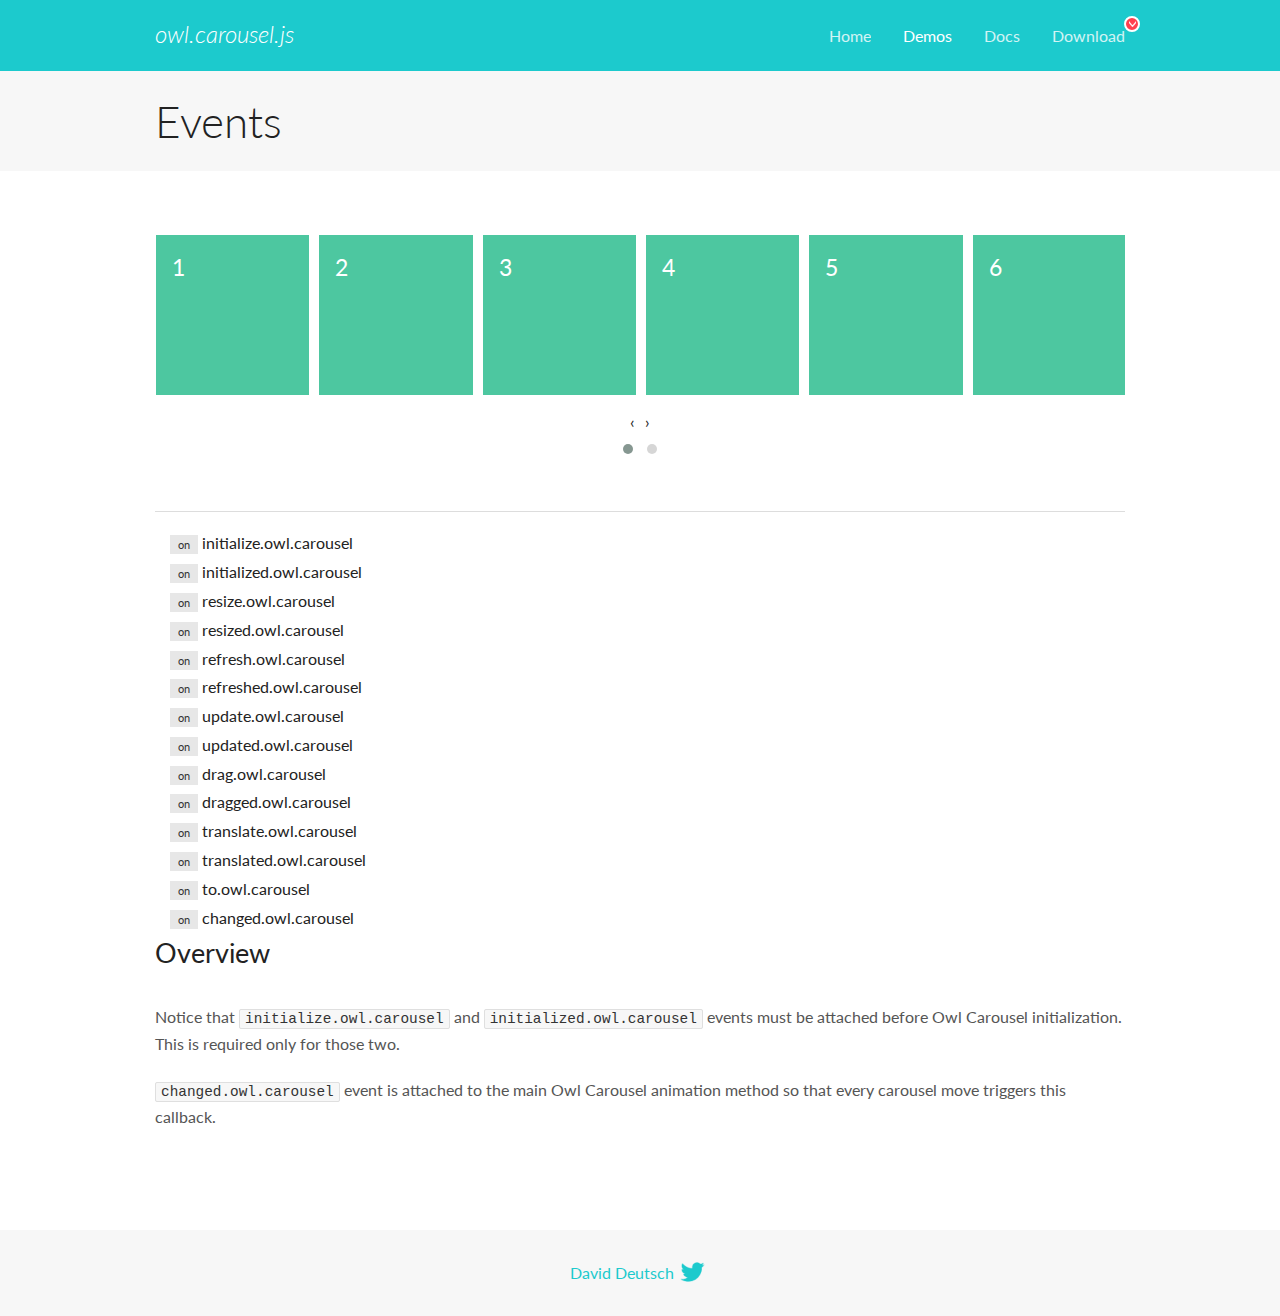
<file: OwlCarousel2-2.3.4/OwlCarousel2-2.3.4/docs/demos/events.html>
<!DOCTYPE html>
<html lang="en">
  <head>

    <!-- head -->
    <meta charset="utf-8">
    <meta name="msapplication-tap-highlight" content="no" />
    <meta name="viewport" content="width=device-width, initial-scale=1.0" />
    <meta name="description" content="Events usage demo">
    <meta name="author" content="David Deutsch">
    <title>
      Events Demo | Owl Carousel | 2.3.4
    </title>

    <!-- Stylesheets -->
    <link href='https://fonts.googleapis.com/css?family=Lato:300,400,700,400italic,300italic' rel='stylesheet' type='text/css'>
    <link rel="stylesheet" href="../assets/css/docs.theme.min.css">

    <!-- Owl Stylesheets -->
    <link rel="stylesheet" href="../assets/owlcarousel/assets/owl.carousel.min.css">
    <link rel="stylesheet" href="../assets/owlcarousel/assets/owl.theme.default.min.css">

    <!-- HTML5 shim and Respond.js IE8 support of HTML5 elements and media queries -->

    <!--[if lt IE 9]>
      <script src="https://oss.maxcdn.com/libs/html5shiv/3.7.0/html5shiv.js"></script>
      <script src="https://oss.maxcdn.com/libs/respond.js/1.3.0/respond.min.js"></script>
    <![endif]-->

    <!-- Favicons -->
    <link rel="apple-touch-icon-precomposed" sizes="144x144" href="../assets/ico/apple-touch-icon-144-precomposed.png">
    <link rel="shortcut icon" href="../assets/ico/favicon.png">
    <link rel="shortcut icon" href="favicon.ico">

    <!-- Yeah i know js should not be in header. Its required for demos.-->

    <!-- javascript -->
    <script src="../assets/vendors/jquery.min.js"></script>
    <script src="../assets/owlcarousel/owl.carousel.js"></script>
  </head>
  <body>

    <!-- header -->
    <header class="header">
      <div class="row">
        <div class="large-12 columns">
          <div class="brand left">
            <h3>
              <a href="/OwlCarousel2/">owl.carousel.js</a> 
            </h3>
          </div>
          <a id="toggle-nav" class="right">
            <span></span> <span></span> <span></span> 
          </a> 
          <div class="nav-bar">
            <ul class="clearfix">
              <li> <a href="/OwlCarousel2/index.html">Home</a>  </li>
              <li class="active">
                <a href="/OwlCarousel2/demos/demos.html">Demos</a> 
              </li>
              <li> <a href="/OwlCarousel2/docs/started-welcome.html">Docs</a>  </li>
              <li>
                <a href="https://github.com/OwlCarousel2/OwlCarousel2/archive/2.3.4.zip">Download</a> 
                <span class="download"></span> 
              </li>
            </ul>
          </div>
        </div>
      </div>
    </header>

    <!-- title -->
    <section class="title">
      <div class="row">
        <div class="large-12 columns">
          <h1>Events</h1>
        </div>
      </div>
    </section>

    <!--  Demos -->
    <section id="demos">
      <div class="row">
        <div class="large-12 columns">
          <div class="owl-carousel owl-theme">
            <div class="item">
              <h4>1</h4>
            </div>
            <div class="item">
              <h4>2</h4>
            </div>
            <div class="item">
              <h4>3</h4>
            </div>
            <div class="item">
              <h4>4</h4>
            </div>
            <div class="item">
              <h4>5</h4>
            </div>
            <div class="item">
              <h4>6</h4>
            </div>
            <div class="item">
              <h4>7</h4>
            </div>
            <div class="item">
              <h4>8</h4>
            </div>
            <div class="item">
              <h4>9</h4>
            </div>
            <div class="item">
              <h4>10</h4>
            </div>
            <div class="item">
              <h4>11</h4>
            </div>
            <div class="item">
              <h4>12</h4>
            </div>
          </div>
          <hr>
          <div class="large-12 columns callbacks">
            <div><span class="label secondary initialize">on</span>  initialize.owl.carousel </div>
            <div><span class="label secondary initialized">on</span>  initialized.owl.carousel </div>
            <div><span class="label secondary resize">on</span>  resize.owl.carousel </div>
            <div><span class="label secondary resized">on</span>  resized.owl.carousel </div>
            <div><span class="label secondary refresh">on</span>  refresh.owl.carousel </div>
            <div><span class="label secondary refreshed">on</span>  refreshed.owl.carousel </div>
            <div><span class="label secondary update">on</span>  update.owl.carousel </div>
            <div><span class="label secondary updated">on</span>  updated.owl.carousel </div>
            <div><span class="label secondary drag">on</span>  drag.owl.carousel </div>
            <div><span class="label secondary dragged">on</span>  dragged.owl.carousel </div>
            <div><span class="label secondary translate">on</span>  translate.owl.carousel </div>
            <div><span class="label secondary translated">on</span>  translated.owl.carousel </div>
            <div><span class="label secondary to">on</span>  to.owl.carousel </div>
            <div><span class="label secondary changed">on</span>  changed.owl.carousel </div>
          </div>
          <h3 id="overview">Overview</h3>
          <p>Notice that <code>initialize.owl.carousel</code> and <code>initialized.owl.carousel</code> events must be attached before Owl Carousel initialization. This is required only for those two.</p>
          <p><code>changed.owl.carousel</code> event is attached to the main Owl Carousel animation method so that every carousel move triggers this callback.</p>
          <script>
            jQuery(document).ready(function($) {
              var owl = $('.owl-carousel');
              owl.on('initialize.owl.carousel initialized.owl.carousel ' +
                'initialize.owl.carousel initialize.owl.carousel ' +
                'resize.owl.carousel resized.owl.carousel ' +
                'refresh.owl.carousel refreshed.owl.carousel ' +
                'update.owl.carousel updated.owl.carousel ' +
                'drag.owl.carousel dragged.owl.carousel ' +
                'translate.owl.carousel translated.owl.carousel ' +
                'to.owl.carousel changed.owl.carousel',
                function(e) {
                  $('.' + e.type)
                    .removeClass('secondary')
                    .addClass('success');
                  window.setTimeout(function() {
                    $('.' + e.type)
                      .removeClass('success')
                      .addClass('secondary');
                  }, 500);
                });
              owl.owlCarousel({
                loop: true,
                nav: true,
                lazyLoad: true,
                margin: 10,
                video: true,
                responsive: {
                  0: {
                    items: 1
                  },
                  600: {
                    items: 3
                  },
                  960: {
                    items: 5,
                  },
                  1200: {
                    items: 6
                  }
                }
              });
            });
          </script>
        </div>
      </div>
    </section>

    <!-- footer -->
    <footer class="footer">
      <div class="row">
        <div class="large-12 columns">
          <h5>
            <a href="/OwlCarousel2/docs/support-contact.html">David Deutsch</a> 
            <a id="custom-tweet-button" href="https://twitter.com/share?url=https://github.com/OwlCarousel2/OwlCarousel2&text=Owl Carousel - This is so awesome! " target="_blank"></a> 
          </h5>
        </div>
      </div>
    </footer>

    <!-- vendors -->
    <script src="../assets/vendors/highlight.js"></script>
    <script src="../assets/js/app.js"></script>
  </body>
</html>
</file>
<file: css/style.css>
@import url('https://fonts.googleapis.com/css2?family=Open+Sans:ital,wght@0,400;0,700;1,400;1,700&display=swap');

body,body#safety .card,body#safety .card-header,body#delivery .card, #mat .card{
  background: rgb(249, 246, 241);
  font-family: 'Open Sans', sans-serif;
}
.open{
  font-family: 'Open Sans', sans-serif;
}
header {
  background-color: rgb(221, 224, 179);
}
.navbar-brand{
 font-size: 1.3rem;
}
.card-header,.navbar-brand{
  font-style: italic;
}
.navbar, .btn,footer>.navbar-light .navbar-brand{
  font-size: 1.3rem;
  font-weight: 700;
}
.mt_50{
  margin-top:50px;
}
.gamburger{
  background-color: transparent;
  width: 70px;
  height: 40px ;
  display: flex;
  align-items: flex-end;
  justify-content: center;
  flex-direction: column;
}
.burger{
  display: block;
  transition: all 0.1s;
  width: 38px;
  margin: 3px;
  height: 2px;
  background-color: rgb(24, 22, 22);
}
.navbar-light .navbar-toggler{
  border:1px solid rgb(24, 22, 22);
}
button:focus{
  outline: none;
}
.navbar-light .navbar-toggler:hover{
  cursor: pointer;
  border:1px solid rgb(244, 229, 190);
}
.first{
  transform: translate(5px, -6px) rotate(45deg);
  transform-origin: left top;
}
.middle{
  transform: scale(0);
}
.last{
  transform: translate(-6px, -22px) rotate(-45deg);
  transform-origin: right bottom;
}
.btn {
  transition: none;
}
.btn:hover {
  background-color: rgb(244, 229, 190);
  }
.btn:hover, .btn:active {
  border-radius: 2.25rem;
}
.btn:focus, .btn:hover, .btn:active {
  outline: none;
  border: none;
  box-shadow: none;
}
.modal-header {
  background-color: rgb(221, 224, 179);
}
.modal-footer {
  background-color: rgb(244, 229, 190);
}
.modal-body{
  background: rgb(249, 246, 241);
  font-size: 1.2rem;
}
.modal-footer>.btn{
    background-color: rgb(221, 224, 179);
    color:rgb(134, 131, 122);
    outline: none;
    border:none;
    border-radius: 2rem;
    font-size: 1rem;
  }
.modal-footer>.btn:hover {
  background-color: rgb(221, 224, 179);
  color:rgb(16, 16, 17);
  }

#main .card {
  border: none;
  font-weight: 700;
  line-height: 1.2;
  border:1px solid rgb(249, 246, 241);
}
.fs_2rem{
  font-size: 2rem;
}
#delivery .card{
  border: none;
  font-size: 1.5rem;
  font-weight: 500;
  font-style: italic;
}
#delivery h1, #delivery h2{
  font-size: 1.5rem;
}

.card a, .card a:hover {
  text-decoration: none;
  color: rgb(0, 0, 0);
}
.card:hover{
  border:1px solid rgb(158, 151, 158);
}
.card img {
  height: auto;
}
.pt-10 {
  padding-top: 0;
}
.mh-550 {
  min-height: 0px;
}
.mt-100 {
  margin-top: 20px;
}
.b-g_block{
  background: rgb(249, 246, 241);
}
footer{
  background-color: rgb(244, 229, 190);
  padding: 15px 0;
}
footer .btn:hover {
  background-color:rgb(221, 224, 179);
  }
body#safety>footer .navbar-brand,body#delivery>footer .navbar-brand,body#mat>footer .navbar-brand{
  color: rgb(15, 14, 14);
  font-weight: 700;
}
body#safety .card{
  font-weight: 500;
}
body#safety .card-header{
  border:none;
}
.mb-100{
  margin-bottom: 100px;
}
.fc_pink{
  color:rgb(249, 51, 242);
}
@media (min-width: 576px) {
  .mh-550 {
    min-height: 550px;
  }
  .mt-100 {
    margin-top: 100px;
  }
  .navbar {
    font-size: 1.5rem;
  }
  .pt-10 {
    padding-top: 10%;
  }
  #main .card {
    font-size: 3rem;
  }
  body#safety .card {
    font-size: 1rem;
  }
    }
  footer .btn {
    font-size: 1.2rem;
  }
}
</file>
<file: font/myriad-pro/stylesheet.css>
@font-face {
    font-family: 'Myriad Pro';
    src: url('subset-MyriadPro-Regular.eot');
    src: url('subset-MyriadPro-Regular.eot?#iefix') format('embedded-opentype'),
        url('subset-MyriadPro-Regular.woff2') format('woff2'),
        url('subset-MyriadPro-Regular.woff') format('woff'),
        url('subset-MyriadPro-Regular.ttf') format('truetype'),
        url('subset-MyriadPro-Regular.svg#MyriadPro-Regular') format('svg');
    font-weight: normal;
    font-style: normal;
    font-display: swap;
}
</file>
